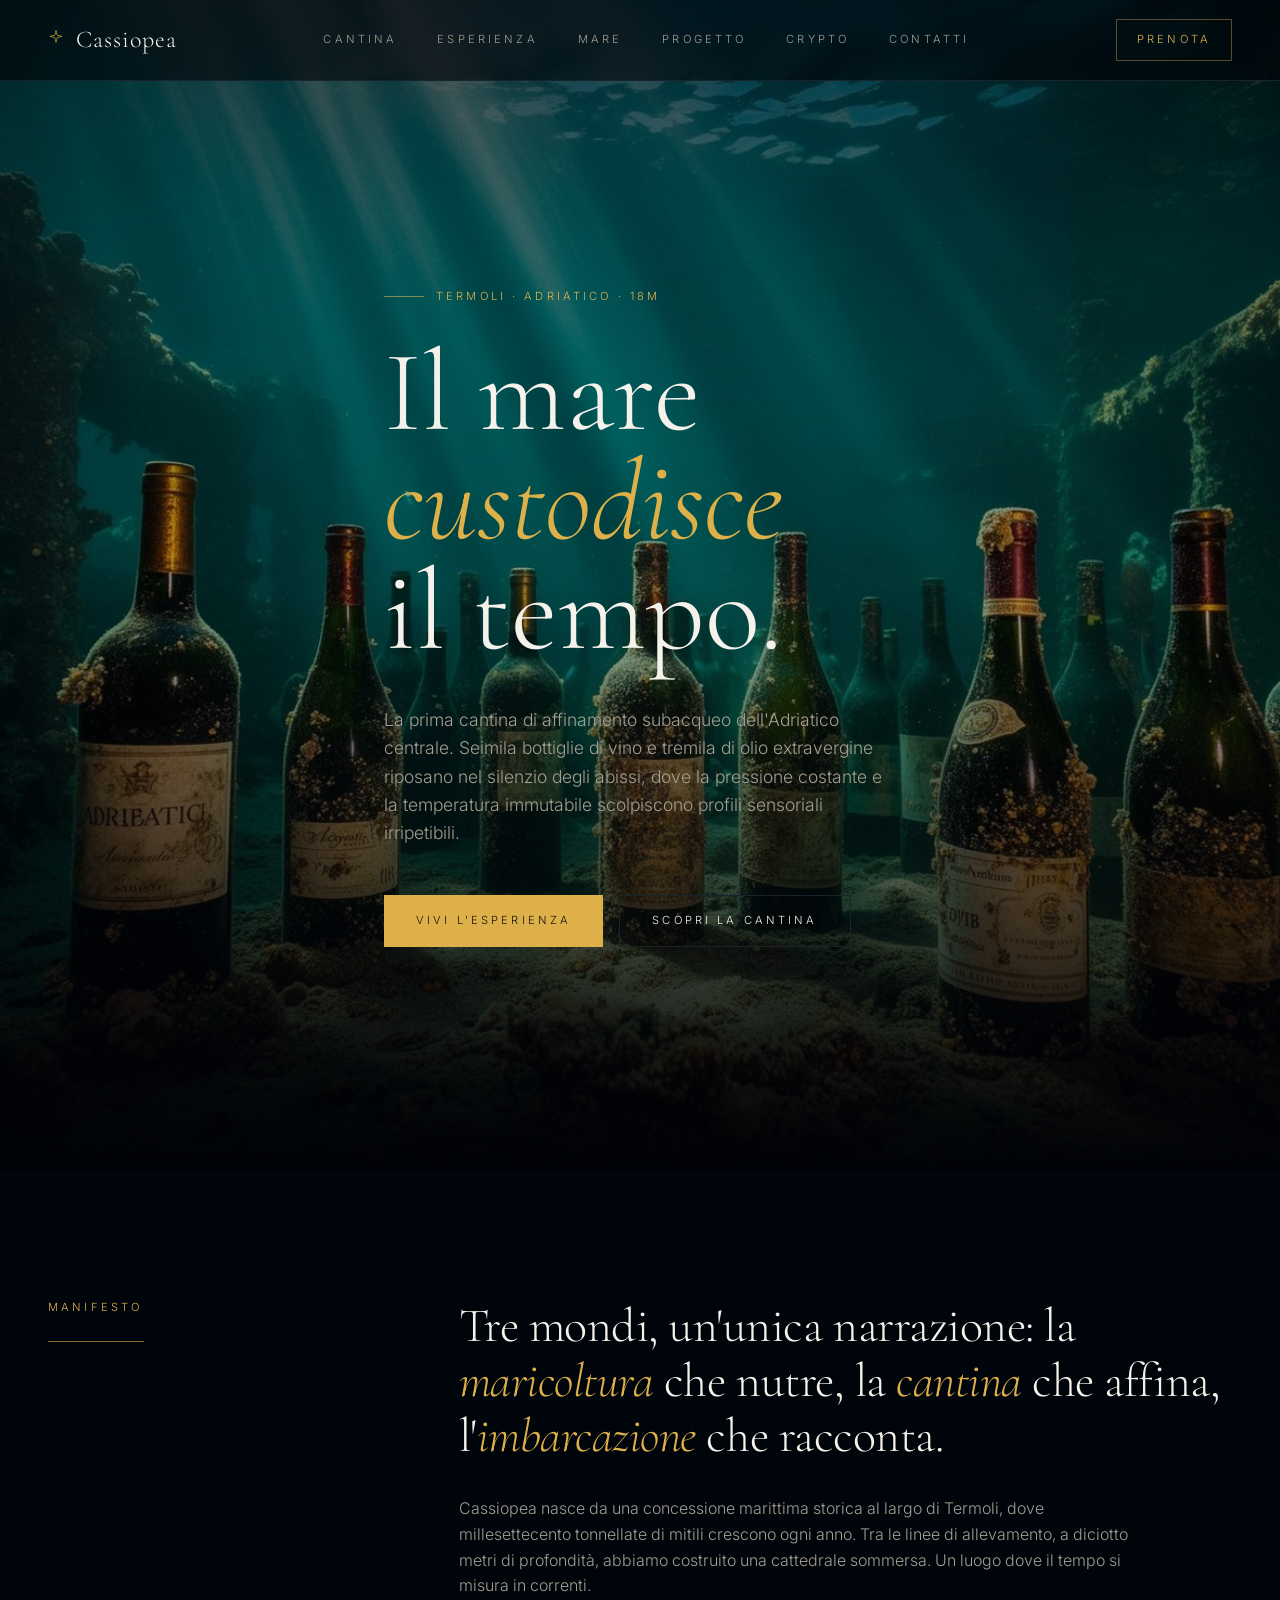
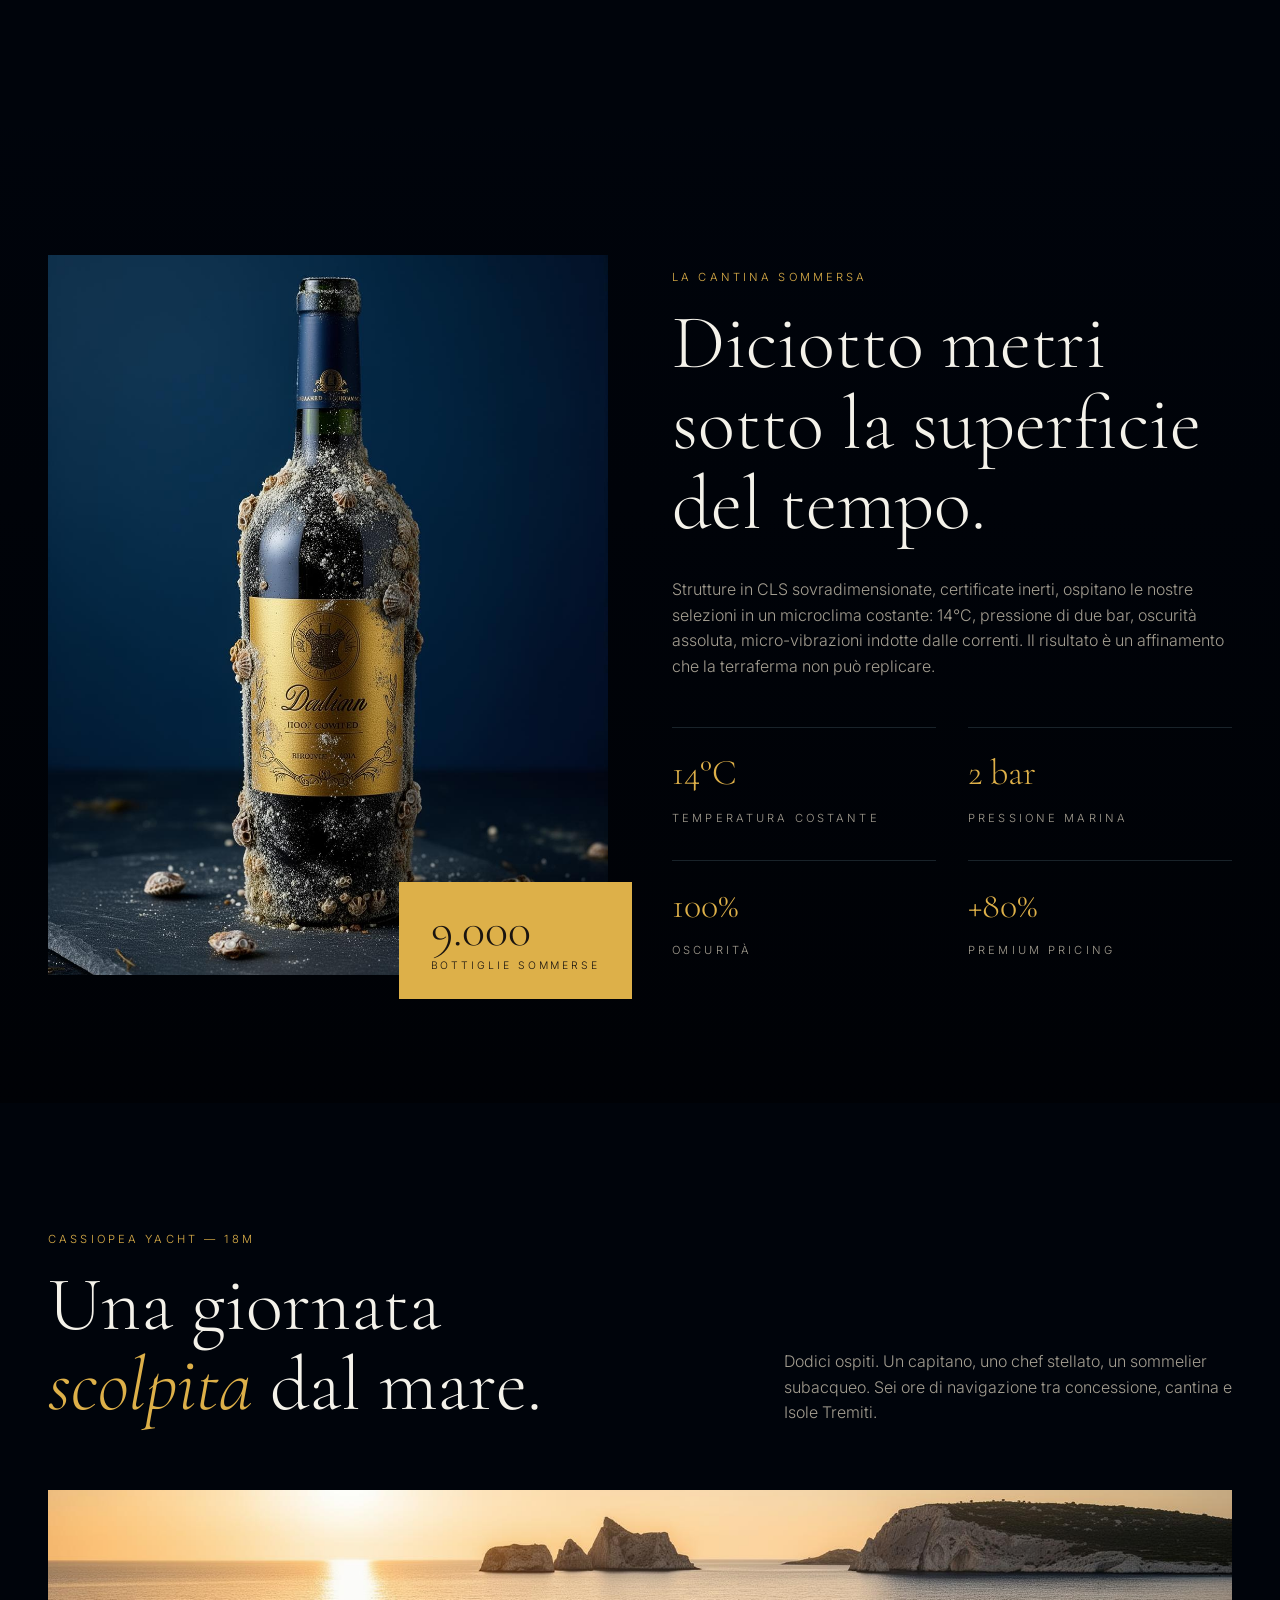
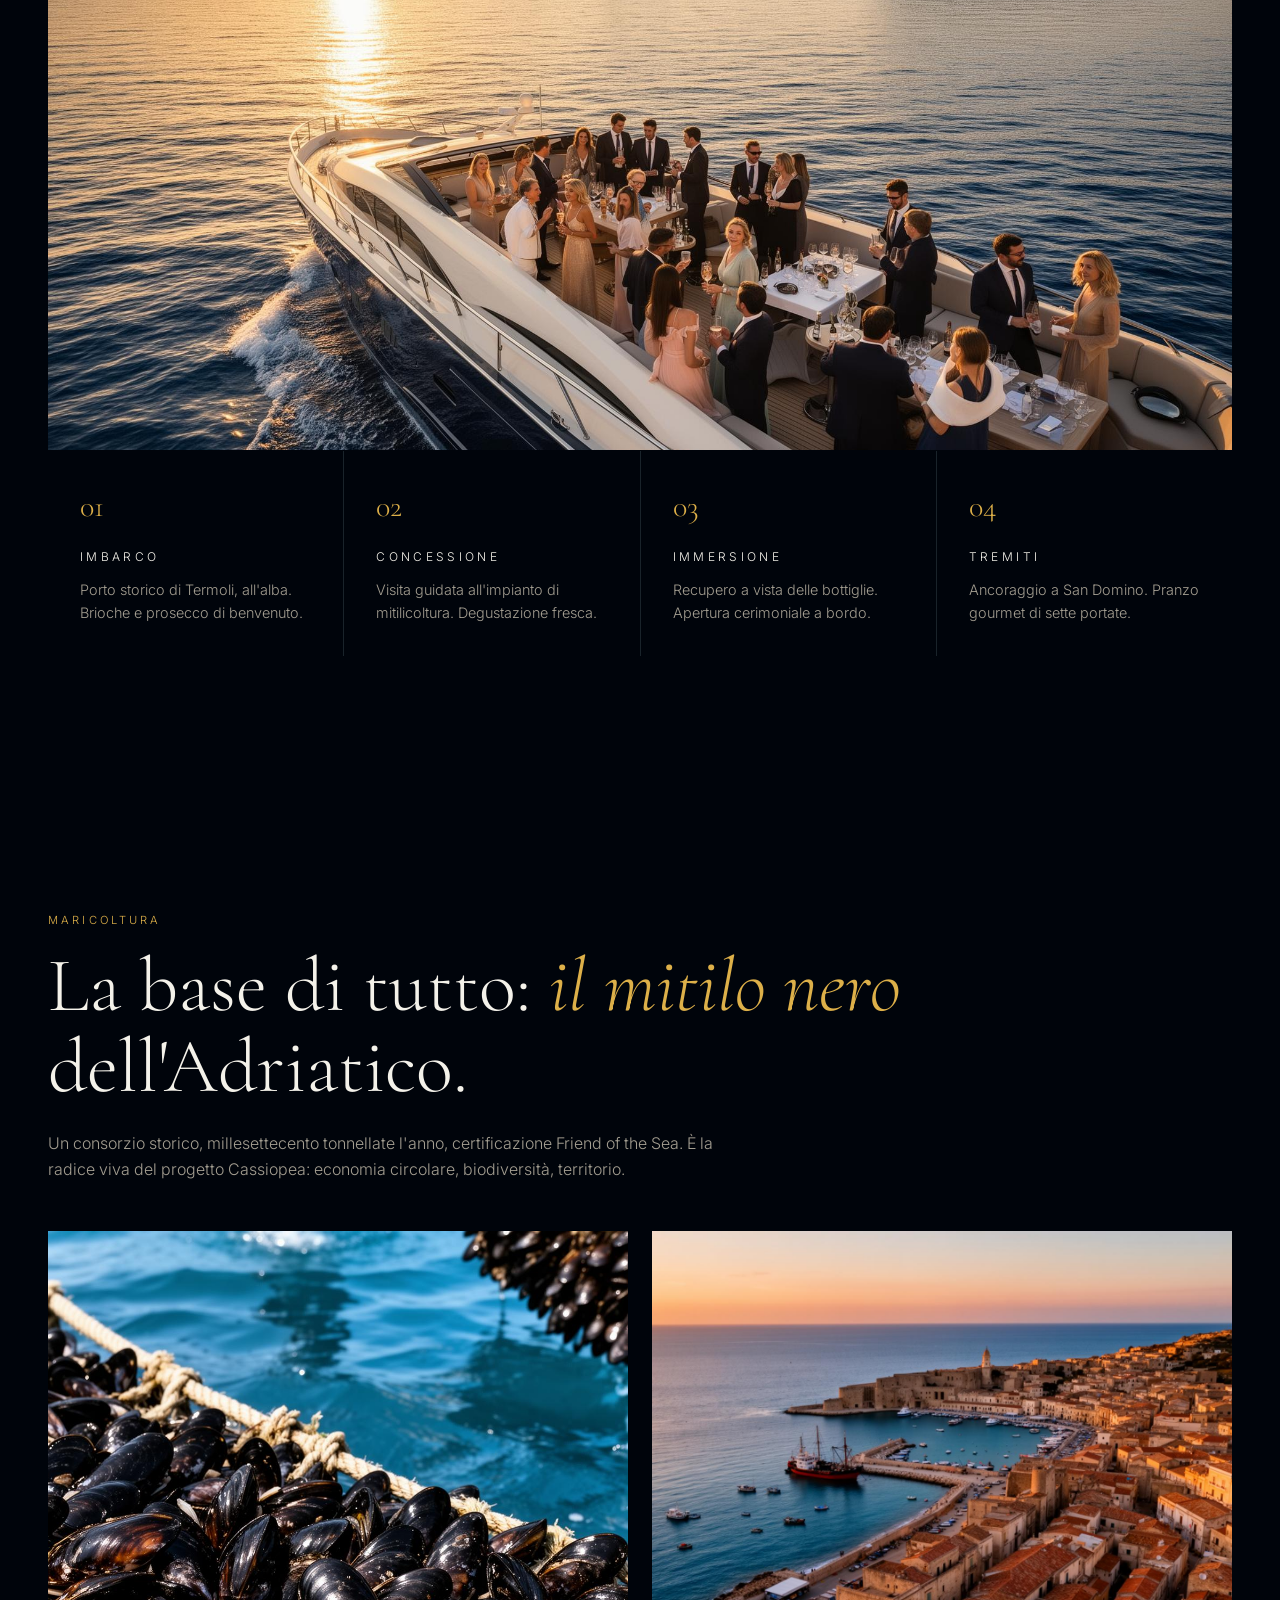
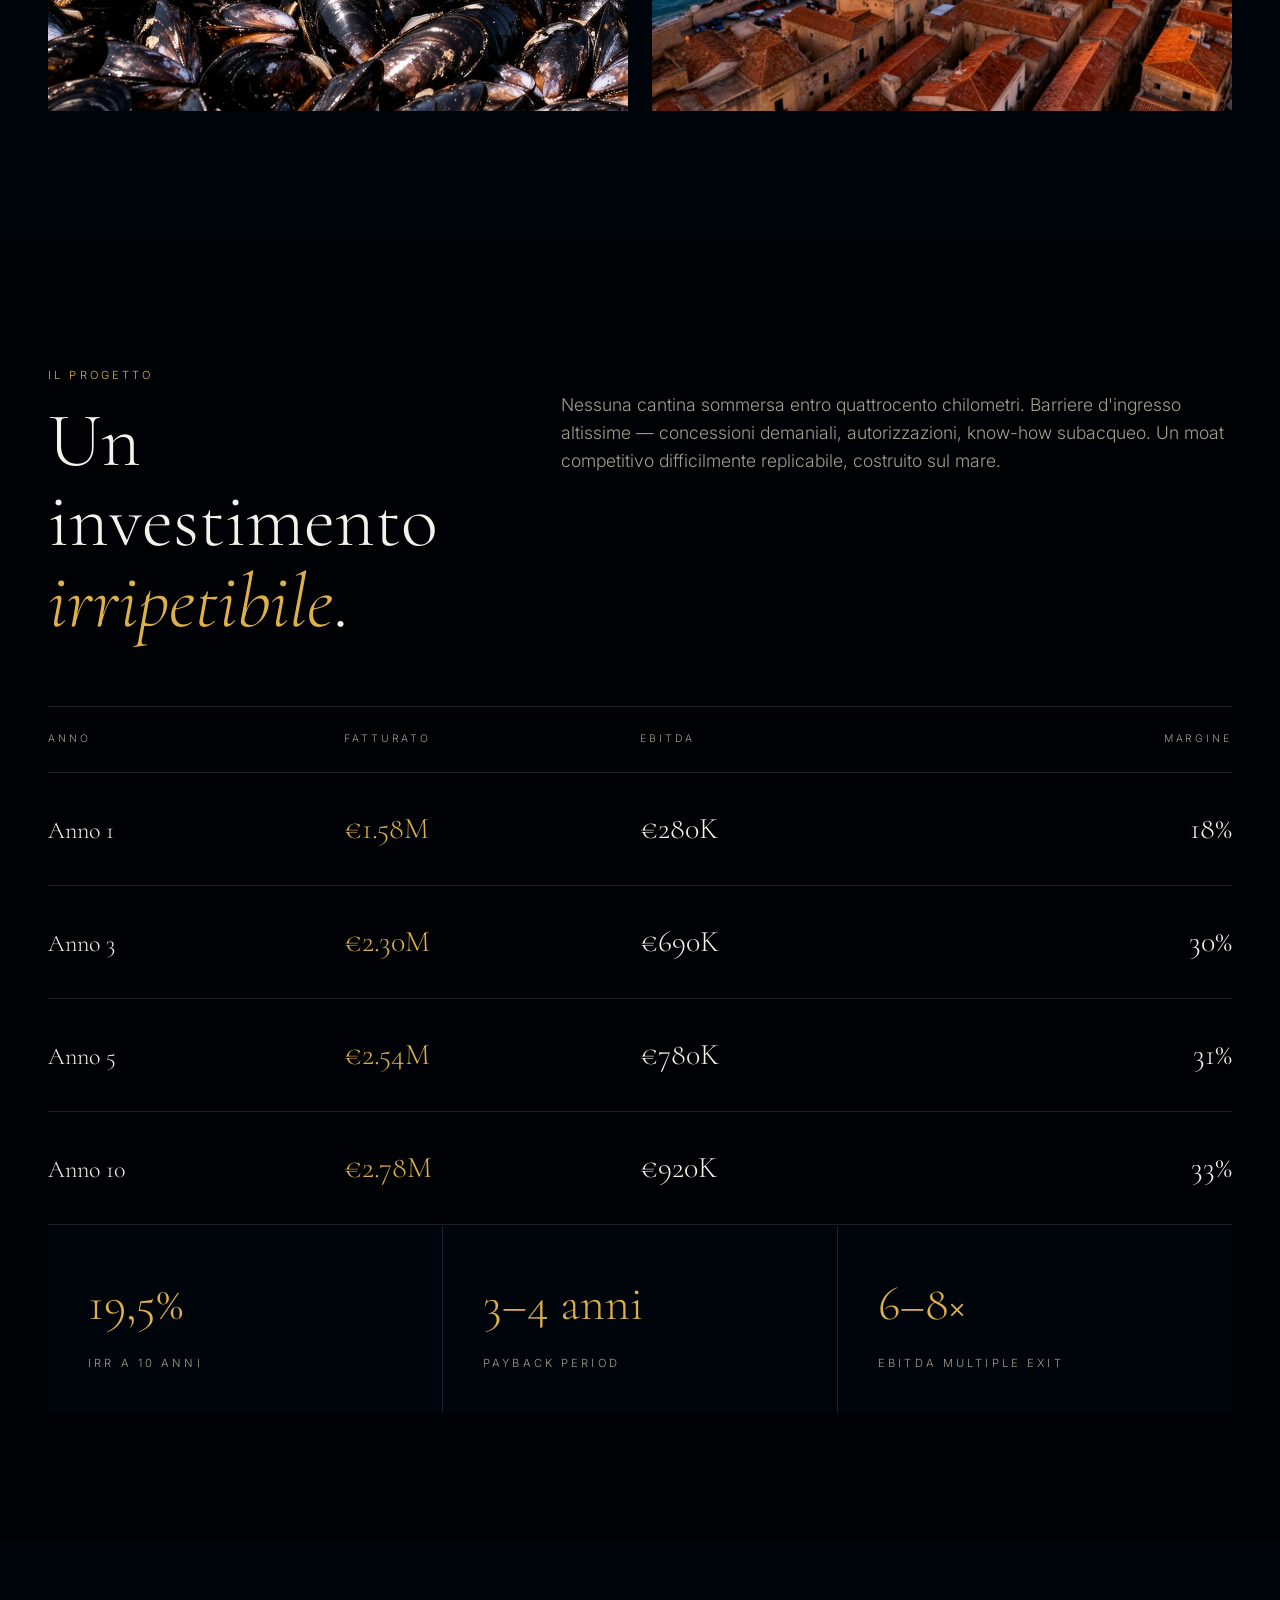
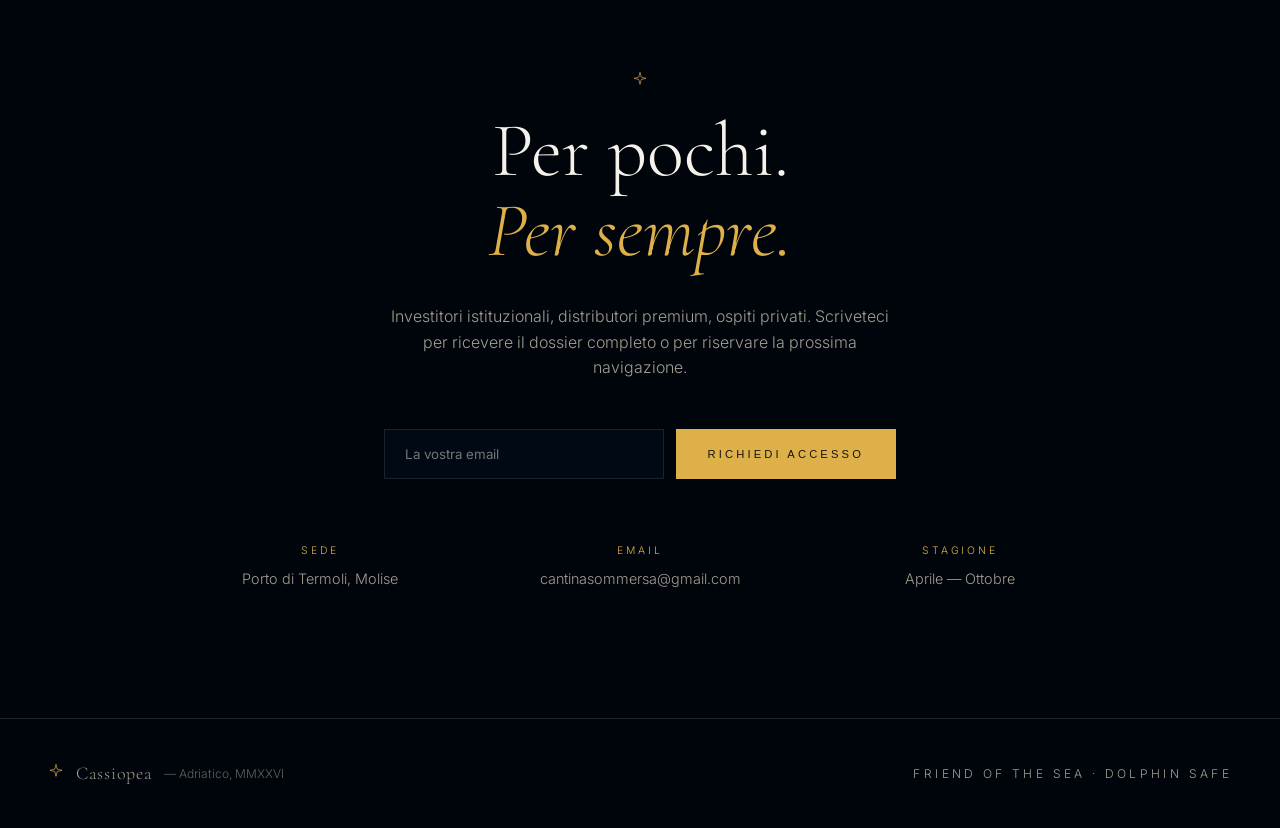
<file: index.html>
<!doctype html>
<html lang="it">
<head>
<meta charset="utf-8" />
<meta name="viewport" content="width=device-width,initial-scale=1" />
<title>Cassiopea — Cantina Sommersa dell'Adriatico</title>
<meta name="description" content="Cantina sommersa, maricoltura sostenibile e turismo esperienziale luxury a Termoli. Vini e oli affinati a 18 metri di profondità nell'Adriatico." />
<meta property="og:title" content="Cassiopea — Cantina Sommersa dell'Adriatico" />
<meta property="og:description" content="Cantina sommersa, maricoltura sostenibile e turismo esperienziale luxury a Termoli. Vini e oli affinati a 18 metri di profondità nell'Adriatico." />
<link rel="preconnect" href="https://fonts.googleapis.com">
<link rel="preconnect" href="https://fonts.gstatic.com" crossorigin>
<link href="https://fonts.googleapis.com/css2?family=Cormorant+Garamond:ital,wght@0,300;0,400;1,300;1,400&family=Inter:wght@300;400;500&display=swap" rel="stylesheet">
<link rel="stylesheet" href="styles.css" />
</head>
<body>
<nav class="nav">
  <div class="container nav-inner">
    <a href="index.html" class="brand"><span class="text-gold"><svg viewBox="0 0 24 24" width="16" height="16" fill="none" stroke="currentColor" stroke-width="1"><path d="M12 2l1.8 7.2L21 11l-7.2 1.8L12 20l-1.8-7.2L3 11l7.2-1.8z"/></svg></span><span class="brand-name">Cassiopea</span></a>
    <div class="nav-links">
      <a href="cantina.html">Cantina</a>
      <a href="esperienza.html">Esperienza</a>
      <a href="mare.html">Mare</a>
      <a href="progetto.html">Progetto</a>
      <a href="crypto.html">Crypto</a>
      <a href="contatti.html">Contatti</a>
    </div>
    <a href="contatti.html" class="cta">Prenota</a>
  </div>
</nav>
<section class="hero" id="top">
  <img src="assets/hero-underwater.jpg" alt="Bottiglie affinate sui fondali dell'Adriatico" />
  <div class="hero-overlay"></div>
  <div class="container hero-content fade-up">
    <div class="hero-meta"><span class="bar"></span>Termoli · Adriatico · 18m</div>
    <h1 class="display">Il mare<br><em>custodisce</em><br>il tempo.</h1>
    <p>La prima cantina di affinamento subacqueo dell'Adriatico centrale. Seimila bottiglie di vino e tremila di olio extravergine riposano nel silenzio degli abissi, dove la pressione costante e la temperatura immutabile scolpiscono profili sensoriali irripetibili.</p>
    <div class="hero-actions">
      <a href="esperienza.html" class="btn btn-gold">Vivi l'esperienza</a>
      <a href="cantina.html" class="btn btn-outline">Scopri la cantina</a>
    </div>
  </div>
</section>
<section>
  <div class="container">
    <div class="grid grid-12" style="align-items:start">
      <div class="col-4">
        <div class="eyebrow">Manifesto</div>
        <div class="hairline" style="width:6rem;margin-top:1.5rem"></div>
      </div>
      <div class="col-8">
        <p class="font-display" style="font-size:clamp(1.75rem,4vw,3rem);line-height:1.15">
          Tre mondi, un'unica narrazione: la <em>maricoltura</em> che nutre, la <em>cantina</em> che affina, l'<em>imbarcazione</em> che racconta.
        </p>
        <p style="margin-top:2rem;color:var(--muted);max-width:42rem">
          Cassiopea nasce da una concessione marittima storica al largo di Termoli, dove millesettecento tonnellate di mitili crescono ogni anno. Tra le linee di allevamento, a diciotto metri di profondità, abbiamo costruito una cattedrale sommersa. Un luogo dove il tempo si misura in correnti.
        </p>
      </div>
    </div>
  </div>
</section>
<section class="gradient-deep" id="cantina">
  <div class="container">
    <div class="grid grid-2" style="align-items:center;gap:4rem">
      <div class="relative">
        <img src="assets/bottle.jpg" alt="Bottiglia affinata in mare" class="img-tall" />
        <div class="badge-gold"><div class="k">9.000</div><div class="v">Bottiglie sommerse</div></div>
      </div>
      <div>
        <div class="eyebrow">La Cantina Sommersa</div>
        <h2 class="display">Diciotto metri sotto la superficie del tempo.</h2>
        <p style="margin-top:2rem;color:var(--muted)">
          Strutture in CLS sovradimensionate, certificate inerti, ospitano le nostre selezioni in un microclima costante: 14°C, pressione di due bar, oscurità assoluta, micro-vibrazioni indotte dalle correnti. Il risultato è un affinamento che la terraferma non può replicare.
        </p>
        <div class="stat-grid">
          <div class="stat"><div class="k">14°C</div><div class="v">Temperatura costante</div></div><div class="stat"><div class="k">2 bar</div><div class="v">Pressione marina</div></div><div class="stat"><div class="k">100%</div><div class="v">Oscurità</div></div><div class="stat"><div class="k">+80%</div><div class="v">Premium pricing</div></div>
        </div>
      </div>
    </div>
  </div>
</section>
<section id="esperienza">
  <div class="container">
    <div style="display:flex;flex-wrap:wrap;align-items:flex-end;justify-content:space-between;gap:1.5rem;margin-bottom:4rem">
      <div>
        <div class="eyebrow">Cassiopea Yacht — 18m</div>
        <h2 class="display" style="max-width:36rem">Una giornata <em>scolpita</em> dal mare.</h2>
      </div>
      <p style="max-width:28rem;color:var(--muted)">Dodici ospiti. Un capitano, uno chef stellato, un sommelier subacqueo. Sei ore di navigazione tra concessione, cantina e Isole Tremiti.</p>
    </div>
    <div class="relative">
      <img src="assets/yacht.jpg" alt="Yacht Cassiopea al tramonto" class="img-wide" />
    </div>
    <div class="steps">
      <div class="step"><div class="n">01</div><div class="t">Imbarco</div><p>Porto storico di Termoli, all'alba. Brioche e prosecco di benvenuto.</p></div><div class="step"><div class="n">02</div><div class="t">Concessione</div><p>Visita guidata all'impianto di mitilicoltura. Degustazione fresca.</p></div><div class="step"><div class="n">03</div><div class="t">Immersione</div><p>Recupero a vista delle bottiglie. Apertura cerimoniale a bordo.</p></div><div class="step"><div class="n">04</div><div class="t">Tremiti</div><p>Ancoraggio a San Domino. Pranzo gourmet di sette portate.</p></div>
    </div>
  </div>
</section>
<section id="mare">
  <div class="container">
    <div class="grid" style="grid-template-columns:1fr;gap:3rem">
      <div style="display:grid;grid-template-columns:1fr;gap:3rem">
        <div>
          <div class="eyebrow">Maricoltura</div>
          <h2 class="display">La base di tutto: <em>il mitilo nero</em> dell'Adriatico.</h2>
          <p style="margin-top:1.5rem;color:var(--muted);max-width:42rem">
            Un consorzio storico, millesettecento tonnellate l'anno, certificazione Friend of the Sea. È la radice viva del progetto Cassiopea: economia circolare, biodiversità, territorio.
          </p>
        </div>
        <div style="display:grid;grid-template-columns:1fr 1fr;gap:1.5rem">
          <img src="assets/mussels.jpg" alt="Mitili dell'Adriatico" class="img-half" />
          <img src="assets/termoli.jpg" alt="Termoli al tramonto" class="img-half" />
        </div>
      </div>
    </div>
  </div>
</section>
<section class="bg-deep" id="progetto">
  <div class="container">
    <div class="grid grid-12" style="margin-bottom:4rem">
      <div class="col-5">
        <div class="eyebrow">Il Progetto</div>
        <h2 class="display">Un investimento <em>irripetibile</em>.</h2>
      </div>
      <p class="col-7" style="color:var(--muted);font-size:1.1rem;padding-top:1.5rem">
        Nessuna cantina sommersa entro quattrocento chilometri. Barriere d'ingresso altissime — concessioni demaniali, autorizzazioni, know-how subacqueo. Un moat competitivo difficilmente replicabile, costruito sul mare.
      </p>
    </div>
    <div class="border-t">
      <div class="table-row head"><div>Anno</div><div>Fatturato</div><div>EBITDA</div><div style="text-align:right">Margine</div></div>
      <div class="table-row"><div class="y">Anno 1</div><div class="v gold">€1.58M</div><div class="v">€280K</div><div class="v right">18%</div></div><div class="table-row"><div class="y">Anno 3</div><div class="v gold">€2.30M</div><div class="v">€690K</div><div class="v right">30%</div></div><div class="table-row"><div class="y">Anno 5</div><div class="v gold">€2.54M</div><div class="v">€780K</div><div class="v right">31%</div></div><div class="table-row"><div class="y">Anno 10</div><div class="v gold">€2.78M</div><div class="v">€920K</div><div class="v right">33%</div></div>
    </div>
    <div class="kpi-grid">
      <div class="kpi"><div class="k">19,5%</div><div class="v">IRR a 10 anni</div></div><div class="kpi"><div class="k">3–4 anni</div><div class="v">Payback period</div></div><div class="kpi"><div class="k">6–8×</div><div class="v">EBITDA multiple exit</div></div>
    </div>
  </div>
</section>
<section id="contatti">
  <div class="container" style="max-width:64rem;text-align:center">
    <div class="center-icon"><svg viewBox="0 0 24 24" width="16" height="16" fill="none" stroke="currentColor" stroke-width="1"><path d="M12 2l1.8 7.2L21 11l-7.2 1.8L12 20l-1.8-7.2L3 11l7.2-1.8z"/></svg></div>
    <h2 class="display">Per pochi.<br><em>Per sempre.</em></h2>
    <p style="margin-top:2rem;color:var(--muted);max-width:32rem;margin-left:auto;margin-right:auto">
      Investitori istituzionali, distributori premium, ospiti privati. Scriveteci per ricevere il dossier completo o per riservare la prossima navigazione.
    </p>
    <form class="contact-form" onsubmit="event.preventDefault();alert('Grazie. Vi ricontatteremo a breve.')">
      <input type="email" required placeholder="La vostra email" />
      <button type="submit" class="btn btn-gold">Richiedi accesso</button>
    </form>
    <div class="contact-info">
      <div><div class="label">Sede</div>Porto di Termoli, Molise</div>
      <div><div class="label">Email</div>cantinasommersa@gmail.com</div>
      <div><div class="label">Stagione</div>Aprile — Ottobre</div>
    </div>
  </div>
</section>
<footer>
  <div class="container footer-inner">
    <div class="brand">
      <span class="text-gold"><svg viewBox="0 0 24 24" width="16" height="16" fill="none" stroke="currentColor" stroke-width="1"><path d="M12 2l1.8 7.2L21 11l-7.2 1.8L12 20l-1.8-7.2L3 11l7.2-1.8z"/></svg></span>
      <span class="brand-name" style="font-size:1.125rem">Cassiopea</span>
      <span style="opacity:.6">— Adriatico, MMXXVI</span>
    </div>
    <div class="tracking-luxury uppercase">Friend of the Sea · Dolphin Safe</div>
  </div>
</footer>
</body></html>
</file>
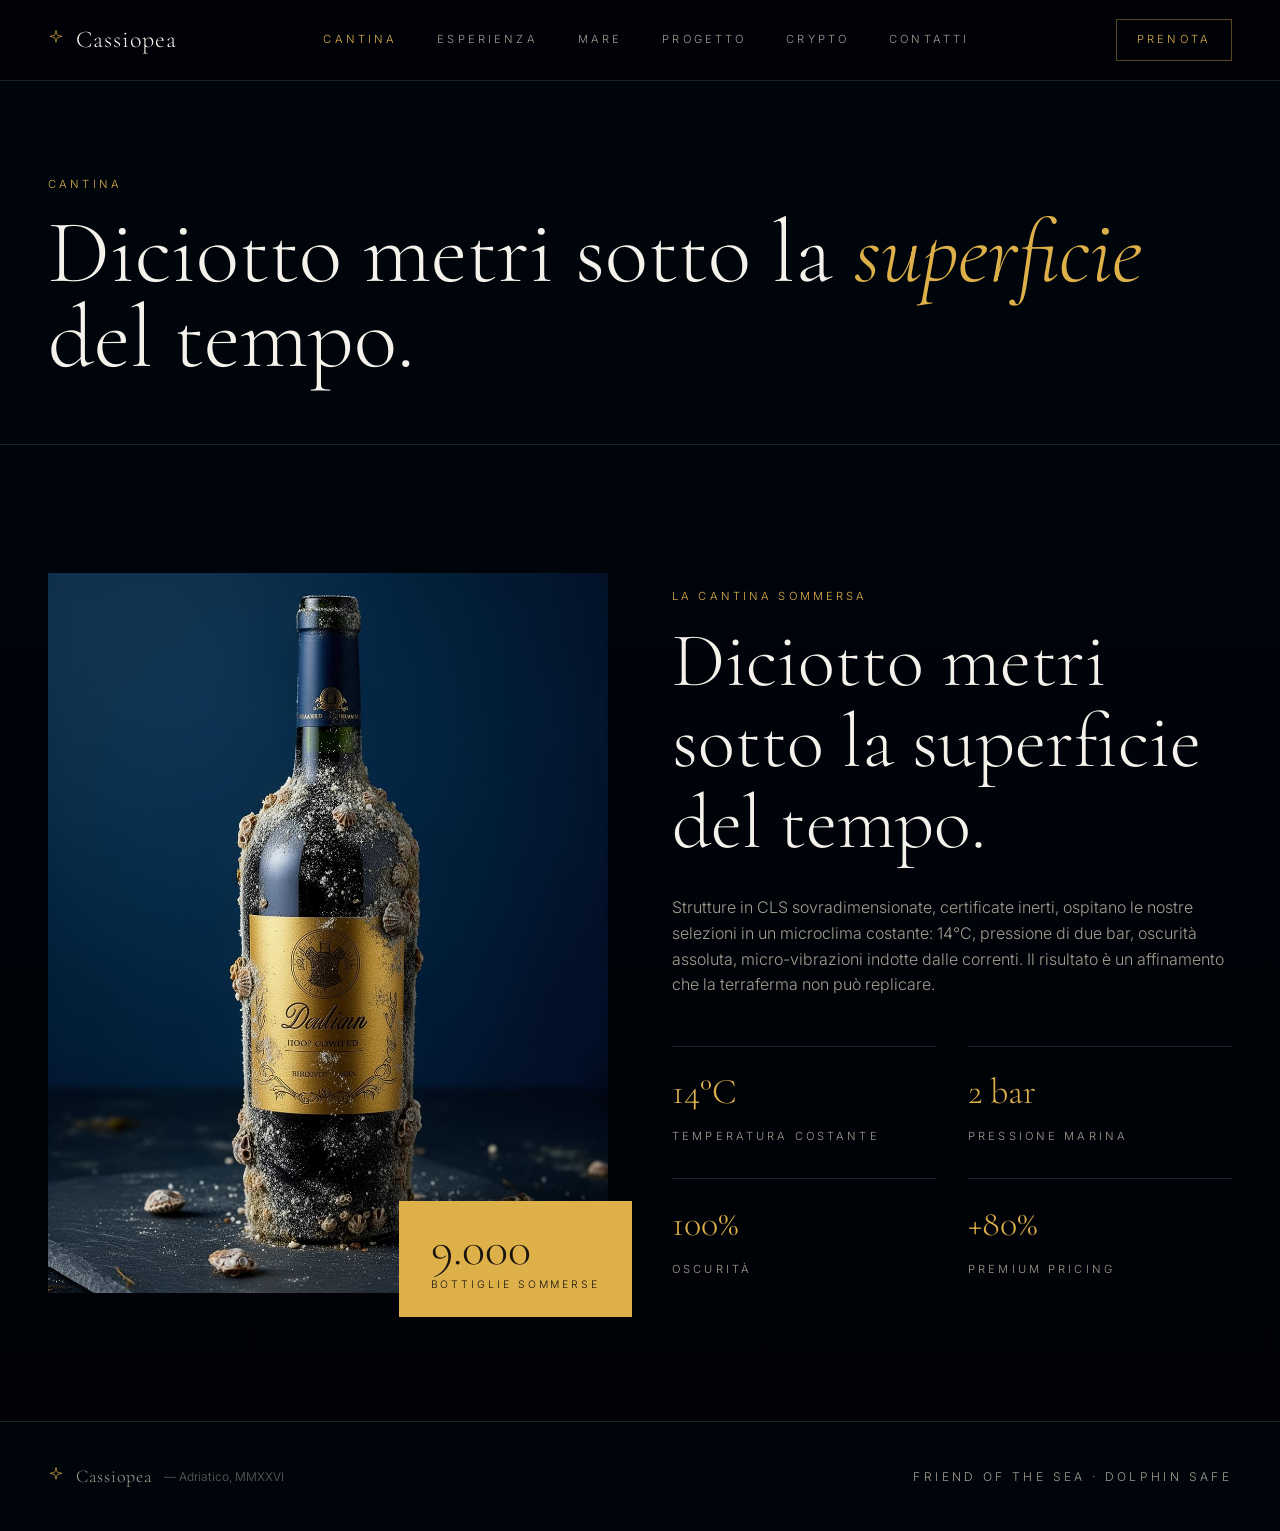
<file: cantina.html>
<!doctype html>
<html lang="it">
<head>
<meta charset="utf-8" />
<meta name="viewport" content="width=device-width,initial-scale=1" />
<title>Cantina Sommersa — Cassiopea</title>
<meta name="description" content="La prima cantina di affinamento subacqueo dell'Adriatico centrale, a 18 metri di profondità." />
<meta property="og:title" content="Cantina Sommersa — Cassiopea" />
<meta property="og:description" content="La prima cantina di affinamento subacqueo dell'Adriatico centrale, a 18 metri di profondità." />
<link rel="preconnect" href="https://fonts.googleapis.com">
<link rel="preconnect" href="https://fonts.gstatic.com" crossorigin>
<link href="https://fonts.googleapis.com/css2?family=Cormorant+Garamond:ital,wght@0,300;0,400;1,300;1,400&family=Inter:wght@300;400;500&display=swap" rel="stylesheet">
<link rel="stylesheet" href="styles.css" />
</head>
<body>
<nav class="nav">
  <div class="container nav-inner">
    <a href="index.html" class="brand"><span class="text-gold"><svg viewBox="0 0 24 24" width="16" height="16" fill="none" stroke="currentColor" stroke-width="1"><path d="M12 2l1.8 7.2L21 11l-7.2 1.8L12 20l-1.8-7.2L3 11l7.2-1.8z"/></svg></span><span class="brand-name">Cassiopea</span></a>
    <div class="nav-links">
      <a href="cantina.html" style="color:var(--gold)">Cantina</a>
      <a href="esperienza.html">Esperienza</a>
      <a href="mare.html">Mare</a>
      <a href="progetto.html">Progetto</a>
      <a href="crypto.html">Crypto</a>
      <a href="contatti.html">Contatti</a>
    </div>
    <a href="contatti.html" class="cta">Prenota</a>
  </div>
</nav>
<section class="page-header">
  <div class="container">
    <div class="eyebrow">Cantina</div>
    <h1 class="display" style="font-size:clamp(2.75rem,7vw,6rem)">Diciotto metri sotto la <em>superficie</em> del tempo.</h1>
  </div>
</section>
<section class="gradient-deep" id="cantina">
  <div class="container">
    <div class="grid grid-2" style="align-items:center;gap:4rem">
      <div class="relative">
        <img src="assets/bottle.jpg" alt="Bottiglia affinata in mare" class="img-tall" />
        <div class="badge-gold"><div class="k">9.000</div><div class="v">Bottiglie sommerse</div></div>
      </div>
      <div>
        <div class="eyebrow">La Cantina Sommersa</div>
        <h2 class="display">Diciotto metri sotto la superficie del tempo.</h2>
        <p style="margin-top:2rem;color:var(--muted)">
          Strutture in CLS sovradimensionate, certificate inerti, ospitano le nostre selezioni in un microclima costante: 14°C, pressione di due bar, oscurità assoluta, micro-vibrazioni indotte dalle correnti. Il risultato è un affinamento che la terraferma non può replicare.
        </p>
        <div class="stat-grid">
          <div class="stat"><div class="k">14°C</div><div class="v">Temperatura costante</div></div><div class="stat"><div class="k">2 bar</div><div class="v">Pressione marina</div></div><div class="stat"><div class="k">100%</div><div class="v">Oscurità</div></div><div class="stat"><div class="k">+80%</div><div class="v">Premium pricing</div></div>
        </div>
      </div>
    </div>
  </div>
</section>
<footer>
  <div class="container footer-inner">
    <div class="brand">
      <span class="text-gold"><svg viewBox="0 0 24 24" width="16" height="16" fill="none" stroke="currentColor" stroke-width="1"><path d="M12 2l1.8 7.2L21 11l-7.2 1.8L12 20l-1.8-7.2L3 11l7.2-1.8z"/></svg></span>
      <span class="brand-name" style="font-size:1.125rem">Cassiopea</span>
      <span style="opacity:.6">— Adriatico, MMXXVI</span>
    </div>
    <div class="tracking-luxury uppercase">Friend of the Sea · Dolphin Safe</div>
  </div>
</footer>
</body></html>
</file>
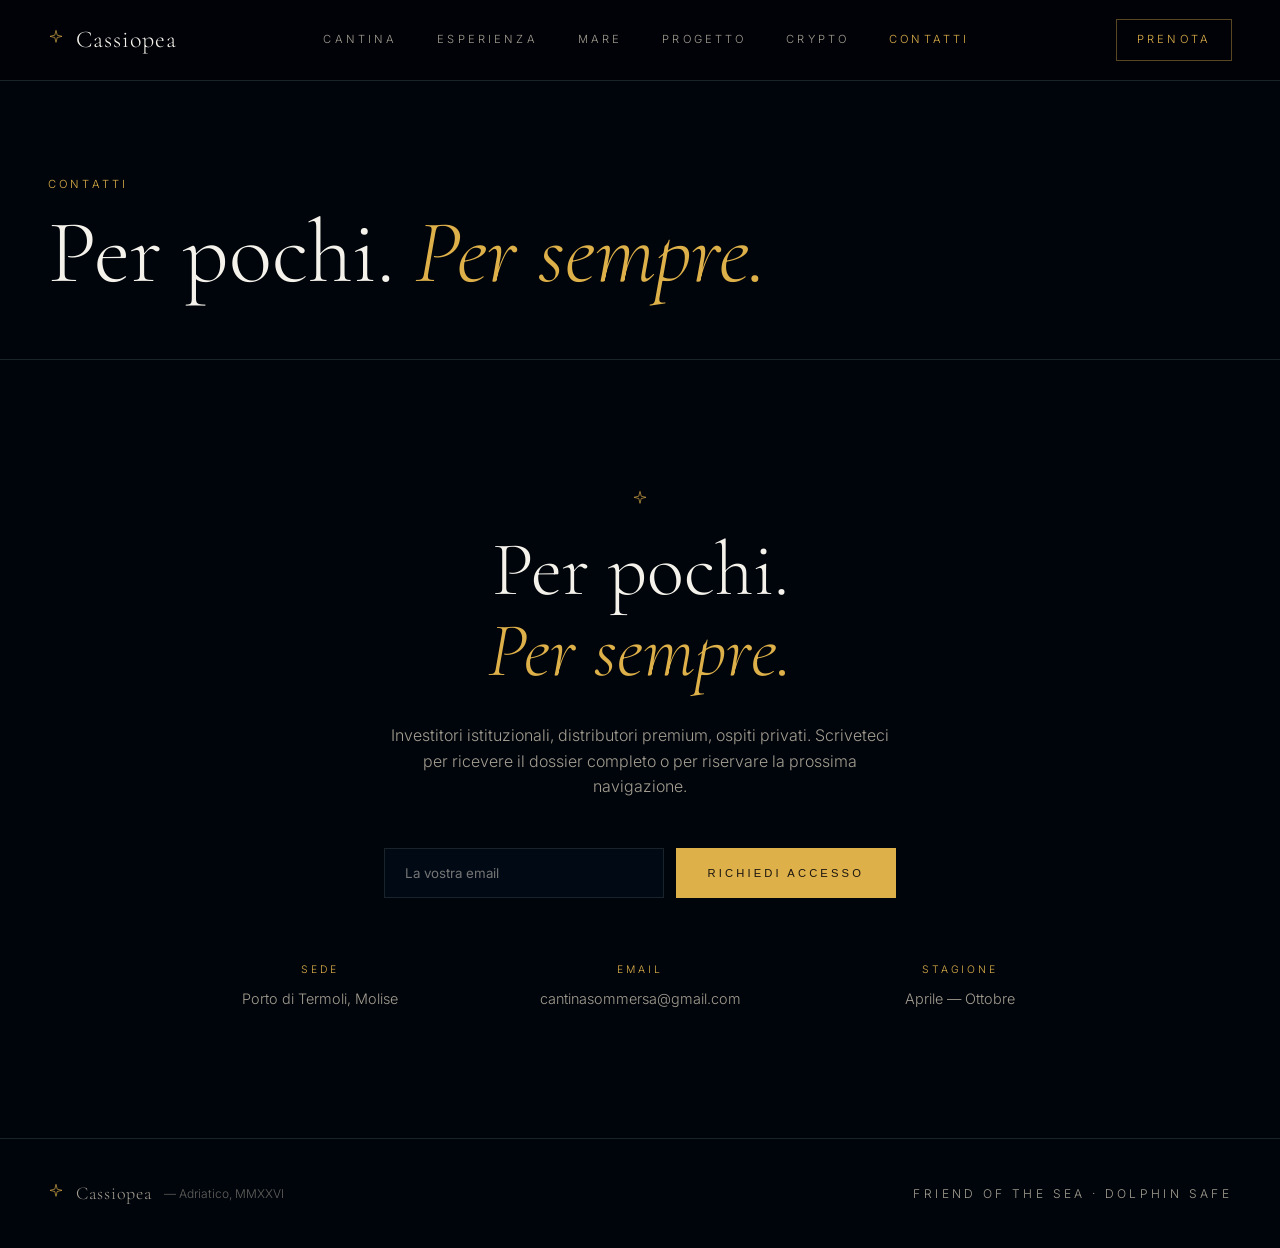
<file: contatti.html>
<!doctype html>
<html lang="it">
<head>
<meta charset="utf-8" />
<meta name="viewport" content="width=device-width,initial-scale=1" />
<title>Contatti — Cassiopea</title>
<meta name="description" content="Investitori, distributori premium, ospiti privati. Scriveteci per il dossier completo." />
<meta property="og:title" content="Contatti — Cassiopea" />
<meta property="og:description" content="Investitori, distributori premium, ospiti privati. Scriveteci per il dossier completo." />
<link rel="preconnect" href="https://fonts.googleapis.com">
<link rel="preconnect" href="https://fonts.gstatic.com" crossorigin>
<link href="https://fonts.googleapis.com/css2?family=Cormorant+Garamond:ital,wght@0,300;0,400;1,300;1,400&family=Inter:wght@300;400;500&display=swap" rel="stylesheet">
<link rel="stylesheet" href="styles.css" />
</head>
<body>
<nav class="nav">
  <div class="container nav-inner">
    <a href="index.html" class="brand"><span class="text-gold"><svg viewBox="0 0 24 24" width="16" height="16" fill="none" stroke="currentColor" stroke-width="1"><path d="M12 2l1.8 7.2L21 11l-7.2 1.8L12 20l-1.8-7.2L3 11l7.2-1.8z"/></svg></span><span class="brand-name">Cassiopea</span></a>
    <div class="nav-links">
      <a href="cantina.html">Cantina</a>
      <a href="esperienza.html">Esperienza</a>
      <a href="mare.html">Mare</a>
      <a href="progetto.html">Progetto</a>
      <a href="crypto.html">Crypto</a>
      <a href="contatti.html" style="color:var(--gold)">Contatti</a>
    </div>
    <a href="contatti.html" class="cta">Prenota</a>
  </div>
</nav>
<section class="page-header">
  <div class="container">
    <div class="eyebrow">Contatti</div>
    <h1 class="display" style="font-size:clamp(2.75rem,7vw,6rem)">Per pochi. <em>Per sempre.</em></h1>
  </div>
</section>
<section id="contatti">
  <div class="container" style="max-width:64rem;text-align:center">
    <div class="center-icon"><svg viewBox="0 0 24 24" width="16" height="16" fill="none" stroke="currentColor" stroke-width="1"><path d="M12 2l1.8 7.2L21 11l-7.2 1.8L12 20l-1.8-7.2L3 11l7.2-1.8z"/></svg></div>
    <h2 class="display">Per pochi.<br><em>Per sempre.</em></h2>
    <p style="margin-top:2rem;color:var(--muted);max-width:32rem;margin-left:auto;margin-right:auto">
      Investitori istituzionali, distributori premium, ospiti privati. Scriveteci per ricevere il dossier completo o per riservare la prossima navigazione.
    </p>
    <form class="contact-form" onsubmit="event.preventDefault();alert('Grazie. Vi ricontatteremo a breve.')">
      <input type="email" required placeholder="La vostra email" />
      <button type="submit" class="btn btn-gold">Richiedi accesso</button>
    </form>
    <div class="contact-info">
      <div><div class="label">Sede</div>Porto di Termoli, Molise</div>
      <div><div class="label">Email</div>cantinasommersa@gmail.com</div>
      <div><div class="label">Stagione</div>Aprile — Ottobre</div>
    </div>
  </div>
</section>
<footer>
  <div class="container footer-inner">
    <div class="brand">
      <span class="text-gold"><svg viewBox="0 0 24 24" width="16" height="16" fill="none" stroke="currentColor" stroke-width="1"><path d="M12 2l1.8 7.2L21 11l-7.2 1.8L12 20l-1.8-7.2L3 11l7.2-1.8z"/></svg></span>
      <span class="brand-name" style="font-size:1.125rem">Cassiopea</span>
      <span style="opacity:.6">— Adriatico, MMXXVI</span>
    </div>
    <div class="tracking-luxury uppercase">Friend of the Sea · Dolphin Safe</div>
  </div>
</footer>
</body></html>
</file>
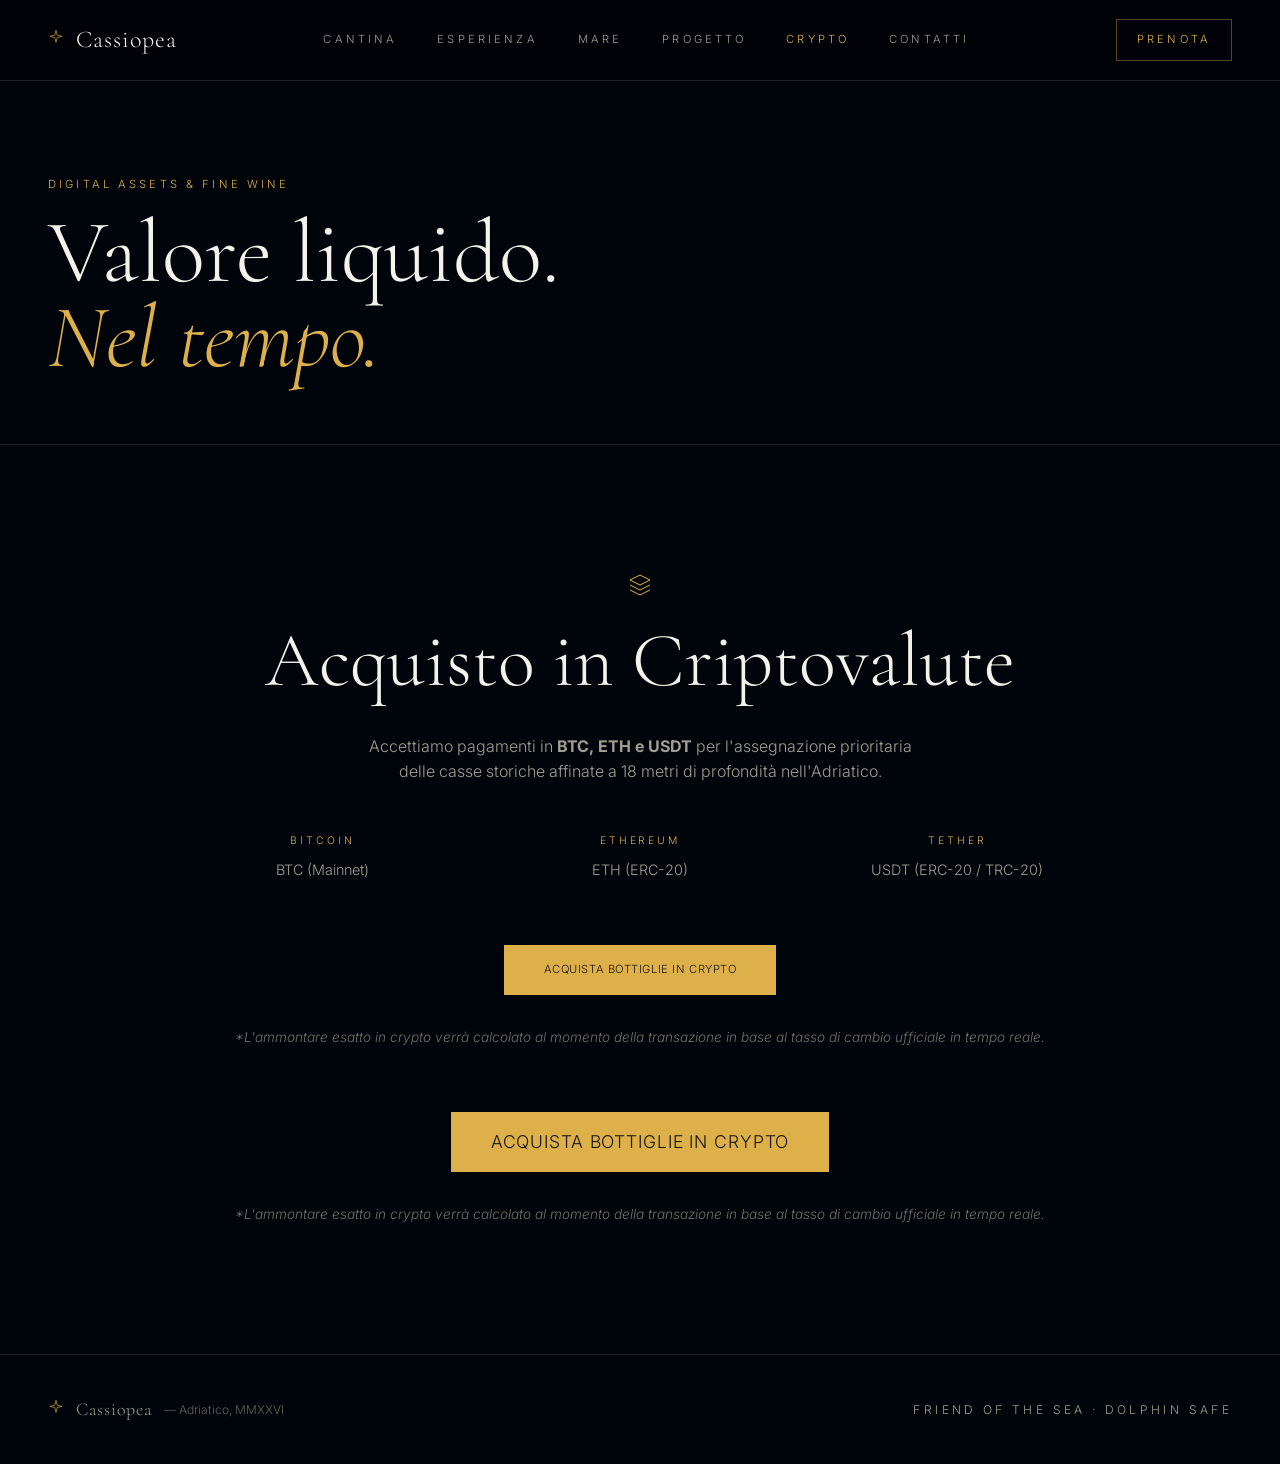
<file: crypto.html>
<!doctype html>
<html lang="it">
<head>
<meta charset="utf-8" />
<meta name="viewport" content="width=device-width,initial-scale=1" />
<title>Crypto & Wine Allocation — Cassiopea</title>
<meta name="description" content="Acquista le edizioni limitate e le quote di affinamento sommerso di Cassiopea tramite criptovalute principali." />
<meta property="og:title" content="Crypto & Wine Allocation — Cassiopea" />
<meta property="og:description" content="Acquista le edizioni limitate e le quote di affinamento sommerso di Cassiopea tramite criptovalute principali." />
<link rel="preconnect" href="https://fonts.googleapis.com">
<link rel="preconnect" href="https://fonts.gstatic.com" crossorigin>
<link href="https://fonts.googleapis.com/css2?family=Cormorant+Garamond:ital,wght@0,300;0,400;1,300;1,400&family=Inter:wght@300;400;500&display=swap" rel="stylesheet">
<link rel="stylesheet" href="styles.css" />
</head>
<body>
<nav class="nav">
  <div class="container nav-inner">
    <a href="index.html" class="brand"><span class="text-gold"><svg viewBox="0 0 24 24" width="16" height="16" fill="none" stroke="currentColor" stroke-width="1"><path d="M12 2l1.8 7.2L21 11l-7.2 1.8L12 20l-1.8-7.2L3 11l7.2-1.8z"/></svg></span><span class="brand-name">Cassiopea</span></a>
    <div class="nav-links">
      <a href="cantina.html">Cantina</a>
      <a href="esperienza.html">Esperienza</a>
      <a href="mare.html">Mare</a>
      <a href="progetto.html">Progetto</a>
      <a href="crypto.html" style="color:var(--gold)">Crypto</a>
      <a href="contatti.html">Contatti</a>
    </div>
    <a href="mailto:cantinasommersa@gmail.com?subject=Richiesta%20Prenotazione%20-%20Cassiopea" class="cta">Prenota</a>
  </div>
</nav>

<section class="page-header">
  <div class="container">
    <div class="eyebrow">Digital Assets & Fine Wine</div>
    <h1 class="display" style="font-size:clamp(2.75rem,7vw,6rem)">Valore liquido. <br><em>Nel tempo.</em></h1>
  </div>
</section>

<section id="crypto-purchase">
  <div class="container" style="max-width:64rem;text-align:center">
    <div class="center-icon">
      <svg viewBox="0 0 24 24" width="24" height="24" fill="none" stroke="currentColor" stroke-width="1"><path d="M12 2L2 7l10 5 10-5-10-5zM2 17l10 5 10-5M2 12l10 5 10-5"/></svg>
    </div>
    <h2 class="display">Acquisto in Criptovalute</h2>
    <p style="margin-top:2rem;color:var(--muted);max-width:36rem;margin-left:auto;margin-right:auto">
      Accettiamo pagamenti in <strong>BTC, ETH e USDT</strong> per l'assegnazione prioritaria delle casse storiche affinate a 18 metri di profondità nell'Adriatico. 
    </p>

    <div class="contact-info" style="margin-top:3rem; margin-bottom:3rem; display:grid; grid-template-columns: repeat(auto-fit, minmax(150px, 1fr)); gap:1.5rem;">
      <div><div class="label">Bitcoin</div>BTC (Mainnet)</div>
      <div><div class="label">Ethereum</div>ETH (ERC-20)</div>
      <div><div class="label">Tether</div>USDT (ERC-20 / TRC-20)</div>
    </div>

	<!-- Link di acquisto diretto Stripe stile Cassiopea (senza sfondi bianchi) -->
    <div style="margin-top:4rem; text-align:center;">
      <a href="https://buy.stripe.com/buy_btn_1Tc8usKynFKqbh3mbe34BMvS" 
         target="_blank" 
         class="btn btn-gold" 
         style="display:inline-block; padding:1rem 2.5rem; text-decoration:none; font-	size:1.1rem; letter-spacing:0.05em;">
        Acquista Bottiglie in Crypto
      </a>
    </div>

    <p style="margin-top:2rem; color:var(--muted); font-size:0.85rem; font-style:italic; opacity:0.7;">
      *L'ammontare esatto in crypto verrà calcolato al momento della transazione in base al tasso di cambio ufficiale in tempo reale.
    </p>

    <div style="margin-top:4rem;">
      <a href="mailto:cantinasommersa@gmail.com?subject=Richiesta%20Acquisto%20Crypto%20-%20Cassiopea&body=Desidero%20ricevere%20le%20istruzioni%20di%20pagamento%20e%20i%20wallet%20address%20per%20l'acquisto%20delle%20bottiglie%20Cassiopea.%0A%0AProdotto%20di%20interesse%3A%20%5BVino%20%2F%20Olio%5D%0AQuantità%20casse%3A%20%5BNumero%5D%0ACriptovaluta%20scelta%3A%20%5BBTC%20%2F%20ETH%20%2F%20USDT%5D" 
         class="btn btn-gold" 
         style="display:inline-block; padding:1rem 2.5rem; text-decoration:none; font-size:1.1rem; letter-spacing:0.05em;">
        Acquista Bottiglie in Crypto
      </a>
    </div>

    <p style="margin-top:2rem; color:var(--muted); font-size:0.85rem; font-style:italic; opacity:0.7;">
      *L'ammontare esatto in crypto verrà calcolato al momento della transazione in base al tasso di cambio ufficiale in tempo reale.
    </p>
  </div>
</section>

<footer>
  <div class="container footer-inner">
    <div class="brand">
      <span class="text-gold"><svg viewBox="0 0 24 24" width="16" height="16" fill="none" stroke="currentColor" stroke-width="1"><path d="M12 2l1.8 7.2L21 11l-7.2 1.8L12 20l-1.8-7.2L3 11l7.2-1.8z"/></svg></span>
      <span class="brand-name" style="font-size:1.125rem">Cassiopea</span>
      <span style="opacity:.6">— Adriatico, MMXXVI</span>
    </div>
    <div class="tracking-luxury uppercase">Friend of the Sea · Dolphin Safe</div>
  </div>
</footer>
</body>
</html>
</file>
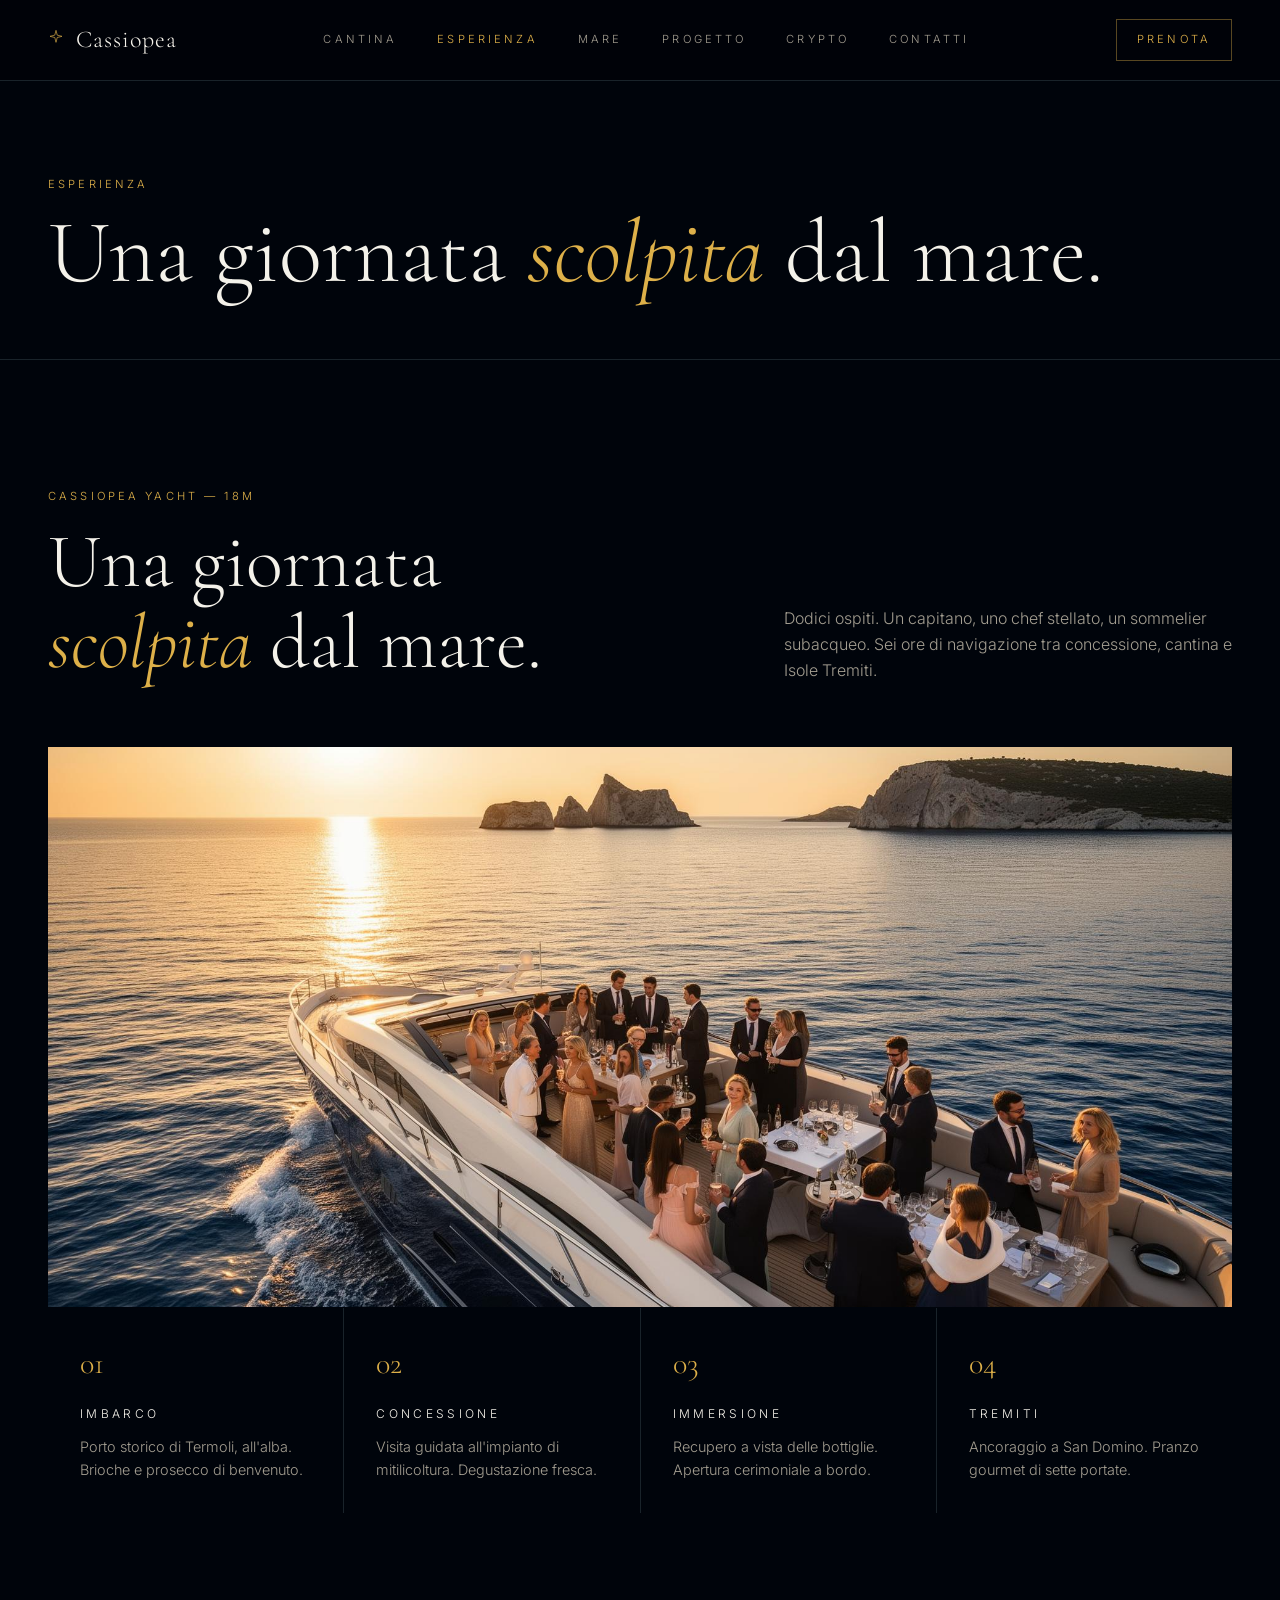
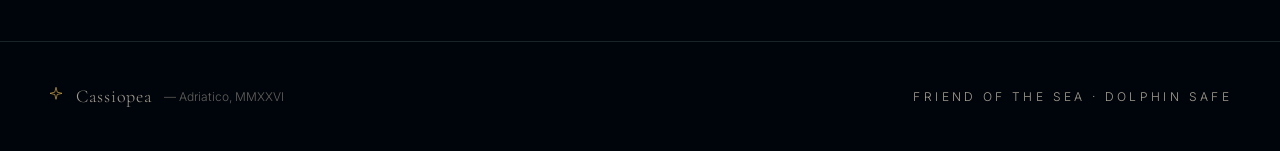
<file: esperienza.html>
<!doctype html>
<html lang="it">
<head>
<meta charset="utf-8" />
<meta name="viewport" content="width=device-width,initial-scale=1" />
<title>Esperienza Yacht — Cassiopea</title>
<meta name="description" content="Una giornata scolpita dal mare: navigazione luxury tra Termoli, la cantina sommersa e le Isole Tremiti." />
<meta property="og:title" content="Esperienza Yacht — Cassiopea" />
<meta property="og:description" content="Una giornata scolpita dal mare: navigazione luxury tra Termoli, la cantina sommersa e le Isole Tremiti." />
<link rel="preconnect" href="https://fonts.googleapis.com">
<link rel="preconnect" href="https://fonts.gstatic.com" crossorigin>
<link href="https://fonts.googleapis.com/css2?family=Cormorant+Garamond:ital,wght@0,300;0,400;1,300;1,400&family=Inter:wght@300;400;500&display=swap" rel="stylesheet">
<link rel="stylesheet" href="styles.css" />
</head>
<body>
<nav class="nav">
  <div class="container nav-inner">
    <a href="index.html" class="brand"><span class="text-gold"><svg viewBox="0 0 24 24" width="16" height="16" fill="none" stroke="currentColor" stroke-width="1"><path d="M12 2l1.8 7.2L21 11l-7.2 1.8L12 20l-1.8-7.2L3 11l7.2-1.8z"/></svg></span><span class="brand-name">Cassiopea</span></a>
    <div class="nav-links">
      <a href="cantina.html">Cantina</a>
      <a href="esperienza.html" style="color:var(--gold)">Esperienza</a>
      <a href="mare.html">Mare</a>
      <a href="progetto.html">Progetto</a>
      <a href="crypto.html">Crypto</a>
      <a href="contatti.html">Contatti</a>
    </div>
    <a href="contatti.html" class="cta">Prenota</a>
  </div>
</nav>
<section class="page-header">
  <div class="container">
    <div class="eyebrow">Esperienza</div>
    <h1 class="display" style="font-size:clamp(2.75rem,7vw,6rem)">Una giornata <em>scolpita</em> dal mare.</h1>
  </div>
</section>
<section id="esperienza">
  <div class="container">
    <div style="display:flex;flex-wrap:wrap;align-items:flex-end;justify-content:space-between;gap:1.5rem;margin-bottom:4rem">
      <div>
        <div class="eyebrow">Cassiopea Yacht — 18m</div>
        <h2 class="display" style="max-width:36rem">Una giornata <em>scolpita</em> dal mare.</h2>
      </div>
      <p style="max-width:28rem;color:var(--muted)">Dodici ospiti. Un capitano, uno chef stellato, un sommelier subacqueo. Sei ore di navigazione tra concessione, cantina e Isole Tremiti.</p>
    </div>
    <div class="relative">
      <img src="assets/yacht.jpg" alt="Yacht Cassiopea al tramonto" class="img-wide" />
    </div>
    <div class="steps">
      <div class="step"><div class="n">01</div><div class="t">Imbarco</div><p>Porto storico di Termoli, all'alba. Brioche e prosecco di benvenuto.</p></div><div class="step"><div class="n">02</div><div class="t">Concessione</div><p>Visita guidata all'impianto di mitilicoltura. Degustazione fresca.</p></div><div class="step"><div class="n">03</div><div class="t">Immersione</div><p>Recupero a vista delle bottiglie. Apertura cerimoniale a bordo.</p></div><div class="step"><div class="n">04</div><div class="t">Tremiti</div><p>Ancoraggio a San Domino. Pranzo gourmet di sette portate.</p></div>
    </div>
  </div>
</section>
<footer>
  <div class="container footer-inner">
    <div class="brand">
      <span class="text-gold"><svg viewBox="0 0 24 24" width="16" height="16" fill="none" stroke="currentColor" stroke-width="1"><path d="M12 2l1.8 7.2L21 11l-7.2 1.8L12 20l-1.8-7.2L3 11l7.2-1.8z"/></svg></span>
      <span class="brand-name" style="font-size:1.125rem">Cassiopea</span>
      <span style="opacity:.6">— Adriatico, MMXXVI</span>
    </div>
    <div class="tracking-luxury uppercase">Friend of the Sea · Dolphin Safe</div>
  </div>
</footer>
</body></html>
</file>
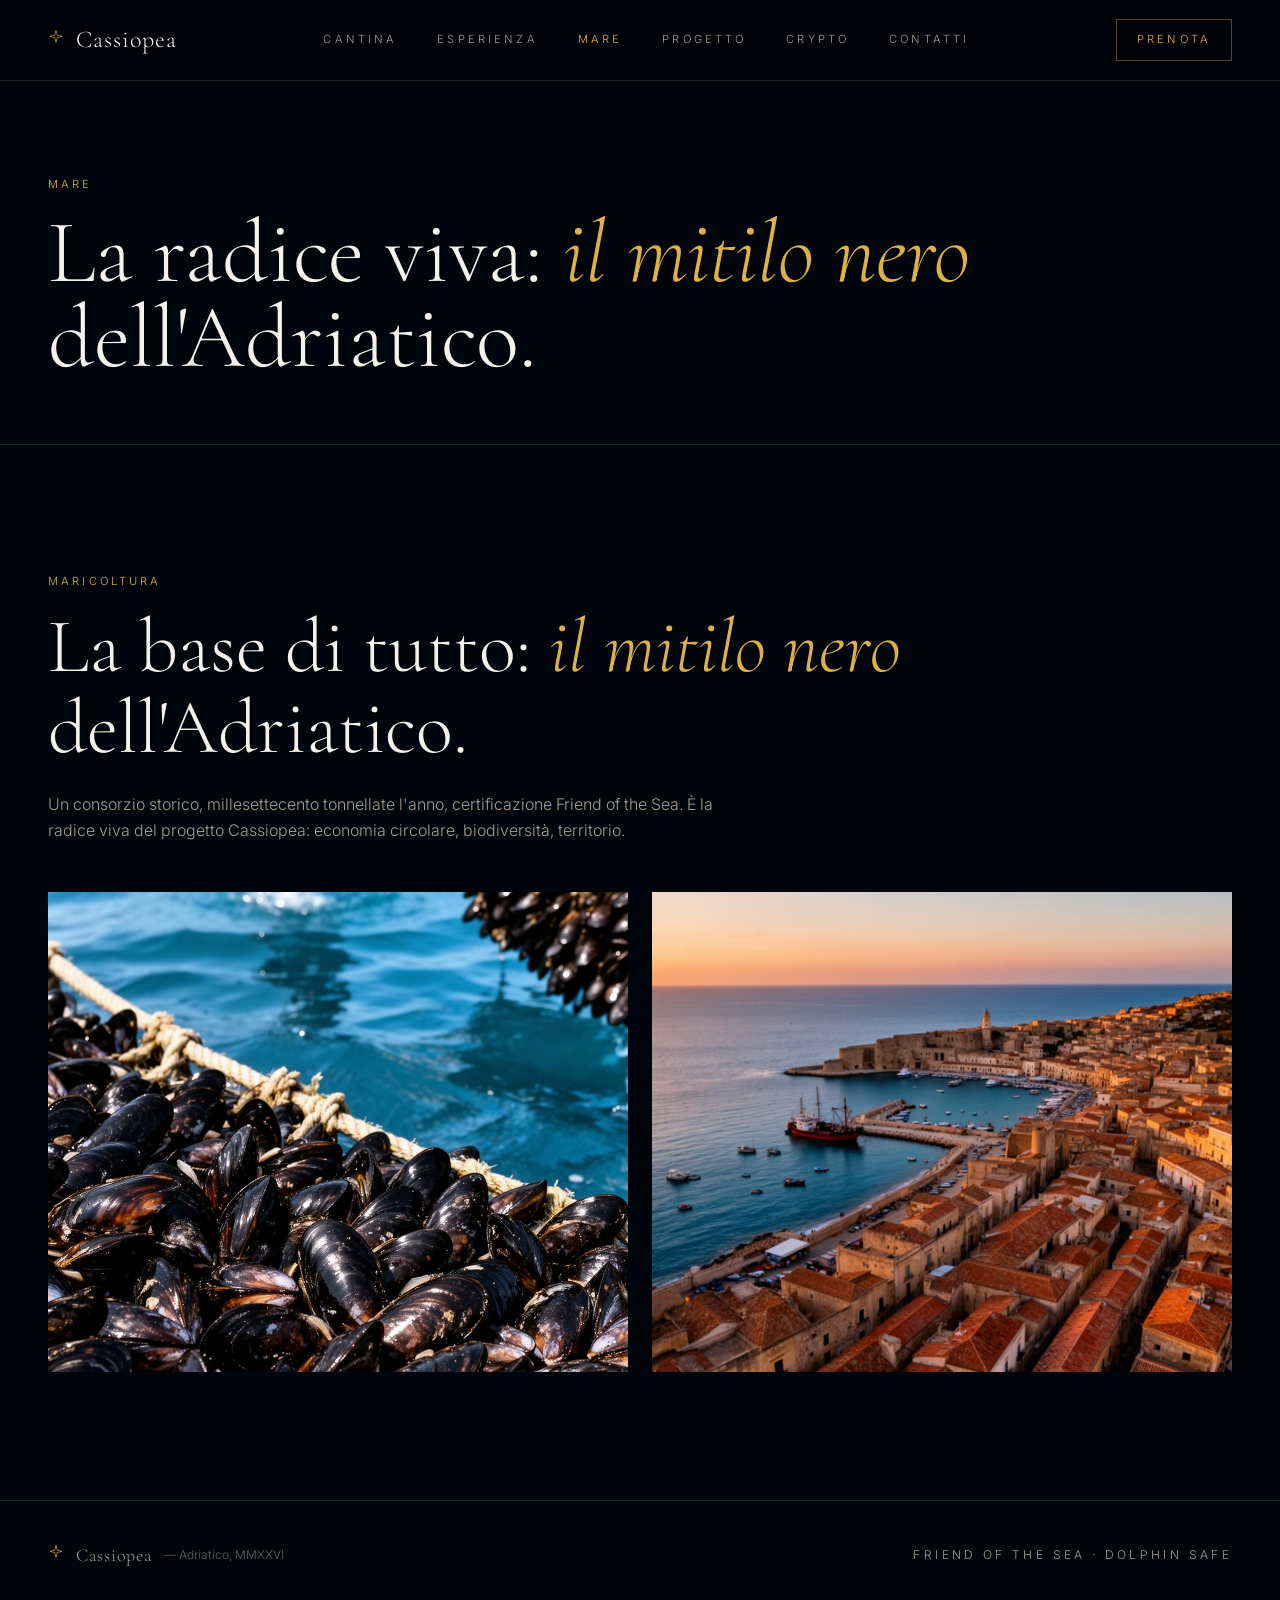
<file: mare.html>
<!doctype html>
<html lang="it">
<head>
<meta charset="utf-8" />
<meta name="viewport" content="width=device-width,initial-scale=1" />
<title>Maricoltura — Cassiopea</title>
<meta name="description" content="Il mitilo nero dell'Adriatico: consorzio storico, 1700 tonnellate l'anno, certificazione Friend of the Sea." />
<meta property="og:title" content="Maricoltura — Cassiopea" />
<meta property="og:description" content="Il mitilo nero dell'Adriatico: consorzio storico, 1700 tonnellate l'anno, certificazione Friend of the Sea." />
<link rel="preconnect" href="https://fonts.googleapis.com">
<link rel="preconnect" href="https://fonts.gstatic.com" crossorigin>
<link href="https://fonts.googleapis.com/css2?family=Cormorant+Garamond:ital,wght@0,300;0,400;1,300;1,400&family=Inter:wght@300;400;500&display=swap" rel="stylesheet">
<link rel="stylesheet" href="styles.css" />
</head>
<body>
<nav class="nav">
  <div class="container nav-inner">
    <a href="index.html" class="brand"><span class="text-gold"><svg viewBox="0 0 24 24" width="16" height="16" fill="none" stroke="currentColor" stroke-width="1"><path d="M12 2l1.8 7.2L21 11l-7.2 1.8L12 20l-1.8-7.2L3 11l7.2-1.8z"/></svg></span><span class="brand-name">Cassiopea</span></a>
    <div class="nav-links">
      <a href="cantina.html">Cantina</a>
      <a href="esperienza.html">Esperienza</a>
      <a href="mare.html" style="color:var(--gold)">Mare</a>
      <a href="progetto.html">Progetto</a>
      <a href="crypto.html">Crypto</a>
      <a href="contatti.html">Contatti</a>
    </div>
    <a href="contatti.html" class="cta">Prenota</a>
  </div>
</nav>
<section class="page-header">
  <div class="container">
    <div class="eyebrow">Mare</div>
    <h1 class="display" style="font-size:clamp(2.75rem,7vw,6rem)">La radice viva: <em>il mitilo nero</em> dell'Adriatico.</h1>
  </div>
</section>
<section id="mare">
  <div class="container">
    <div class="grid" style="grid-template-columns:1fr;gap:3rem">
      <div style="display:grid;grid-template-columns:1fr;gap:3rem">
        <div>
          <div class="eyebrow">Maricoltura</div>
          <h2 class="display">La base di tutto: <em>il mitilo nero</em> dell'Adriatico.</h2>
          <p style="margin-top:1.5rem;color:var(--muted);max-width:42rem">
            Un consorzio storico, millesettecento tonnellate l'anno, certificazione Friend of the Sea. È la radice viva del progetto Cassiopea: economia circolare, biodiversità, territorio.
          </p>
        </div>
        <div style="display:grid;grid-template-columns:1fr 1fr;gap:1.5rem">
          <img src="assets/mussels.jpg" alt="Mitili dell'Adriatico" class="img-half" />
          <img src="assets/termoli.jpg" alt="Termoli al tramonto" class="img-half" />
        </div>
      </div>
    </div>
  </div>
</section>
<footer>
  <div class="container footer-inner">
    <div class="brand">
      <span class="text-gold"><svg viewBox="0 0 24 24" width="16" height="16" fill="none" stroke="currentColor" stroke-width="1"><path d="M12 2l1.8 7.2L21 11l-7.2 1.8L12 20l-1.8-7.2L3 11l7.2-1.8z"/></svg></span>
      <span class="brand-name" style="font-size:1.125rem">Cassiopea</span>
      <span style="opacity:.6">— Adriatico, MMXXVI</span>
    </div>
    <div class="tracking-luxury uppercase">Friend of the Sea · Dolphin Safe</div>
  </div>
</footer>
</body></html>
</file>
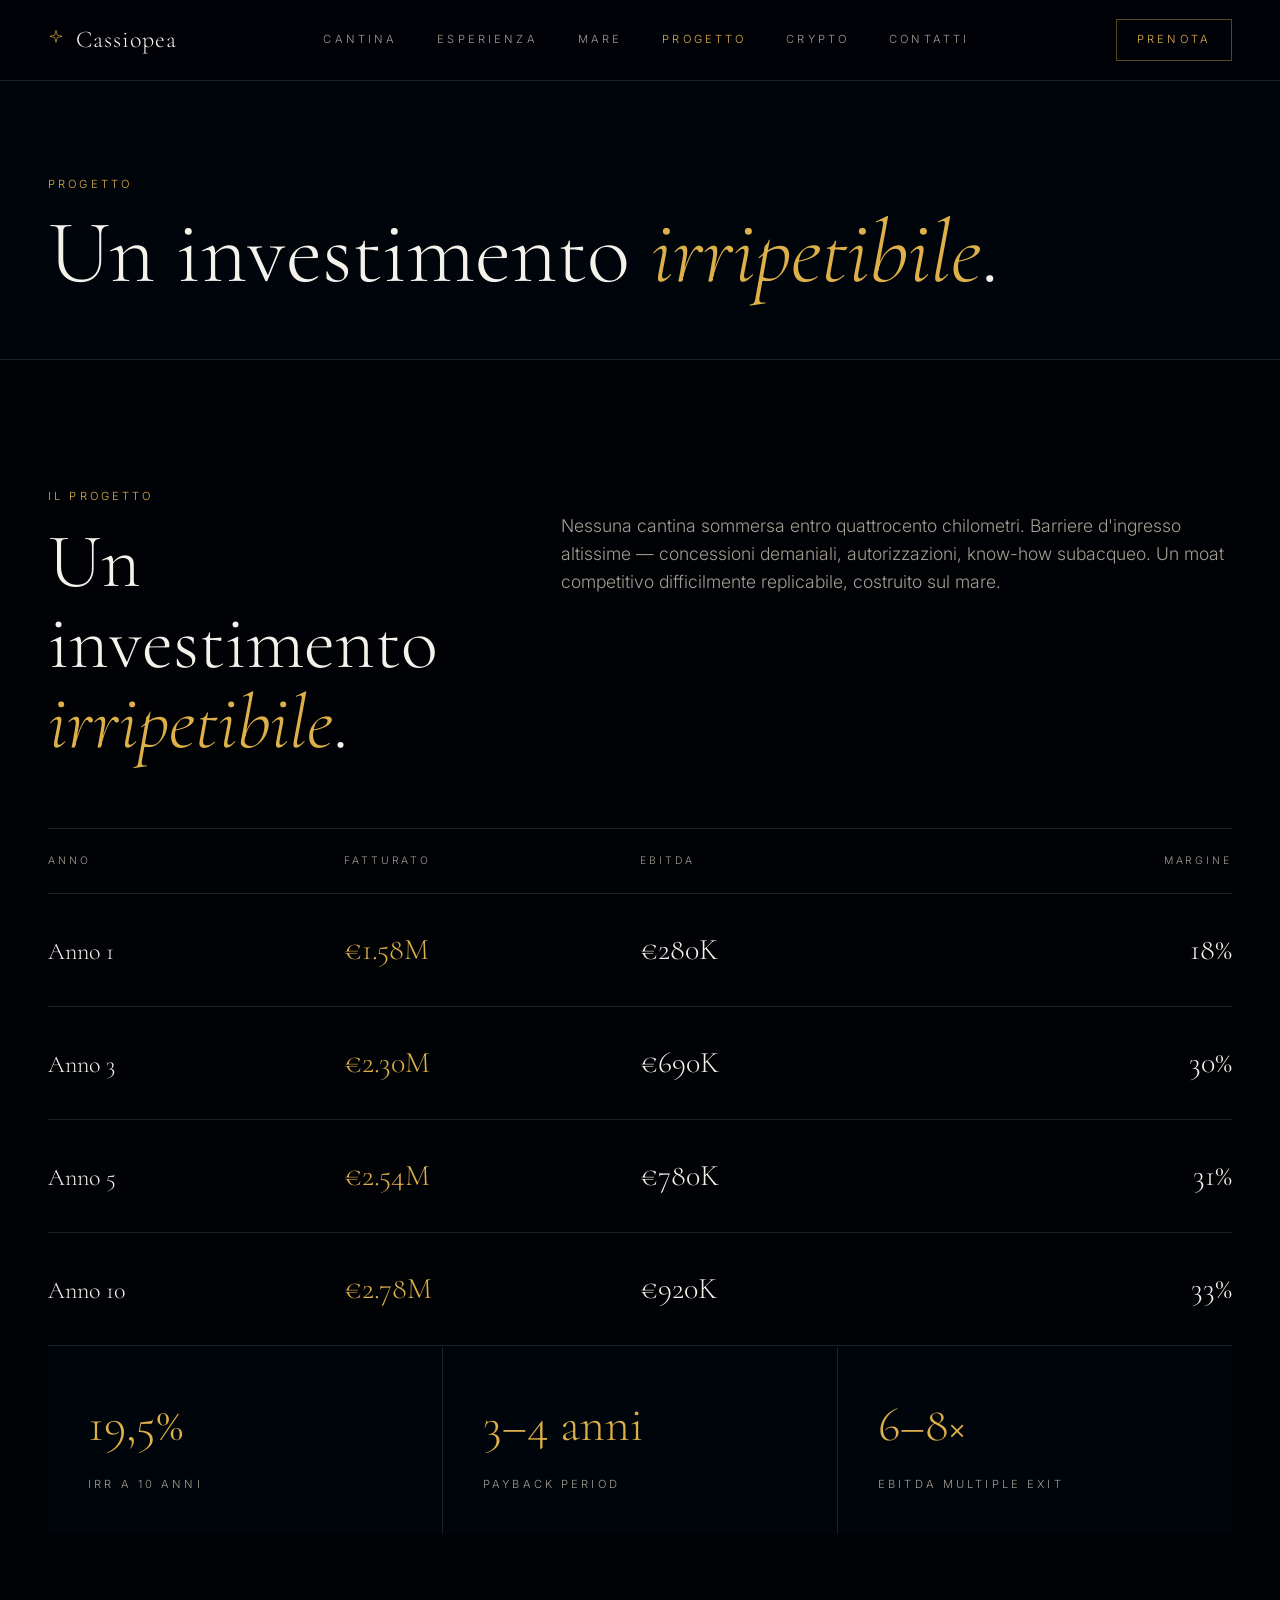
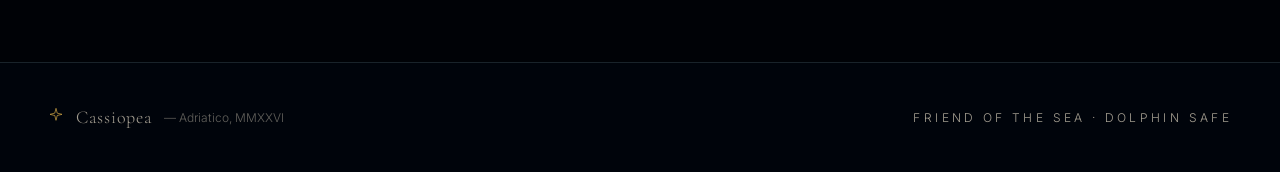
<file: progetto.html>
<!doctype html>
<html lang="it">
<head>
<meta charset="utf-8" />
<meta name="viewport" content="width=device-width,initial-scale=1" />
<title>Il Progetto — Cassiopea</title>
<meta name="description" content="Investimento irripetibile: IRR 19,5%, payback 3-4 anni, EBITDA multiple 6-8x." />
<meta property="og:title" content="Il Progetto — Cassiopea" />
<meta property="og:description" content="Investimento irripetibile: IRR 19,5%, payback 3-4 anni, EBITDA multiple 6-8x." />
<link rel="preconnect" href="https://fonts.googleapis.com">
<link rel="preconnect" href="https://fonts.gstatic.com" crossorigin>
<link href="https://fonts.googleapis.com/css2?family=Cormorant+Garamond:ital,wght@0,300;0,400;1,300;1,400&family=Inter:wght@300;400;500&display=swap" rel="stylesheet">
<link rel="stylesheet" href="styles.css" />
</head>
<body>
<nav class="nav">
  <div class="container nav-inner">
    <a href="index.html" class="brand"><span class="text-gold"><svg viewBox="0 0 24 24" width="16" height="16" fill="none" stroke="currentColor" stroke-width="1"><path d="M12 2l1.8 7.2L21 11l-7.2 1.8L12 20l-1.8-7.2L3 11l7.2-1.8z"/></svg></span><span class="brand-name">Cassiopea</span></a>
    <div class="nav-links">
      <a href="cantina.html">Cantina</a>
      <a href="esperienza.html">Esperienza</a>
      <a href="mare.html">Mare</a>
      <a href="progetto.html" style="color:var(--gold)">Progetto</a>
      <a href="crypto.html">Crypto</a>
      <a href="contatti.html">Contatti</a>
    </div>
    <a href="contatti.html" class="cta">Prenota</a>
  </div>
</nav>
<section class="page-header">
  <div class="container">
    <div class="eyebrow">Progetto</div>
    <h1 class="display" style="font-size:clamp(2.75rem,7vw,6rem)">Un investimento <em>irripetibile</em>.</h1>
  </div>
</section>
<section class="bg-deep" id="progetto">
  <div class="container">
    <div class="grid grid-12" style="margin-bottom:4rem">
      <div class="col-5">
        <div class="eyebrow">Il Progetto</div>
        <h2 class="display">Un investimento <em>irripetibile</em>.</h2>
      </div>
      <p class="col-7" style="color:var(--muted);font-size:1.1rem;padding-top:1.5rem">
        Nessuna cantina sommersa entro quattrocento chilometri. Barriere d'ingresso altissime — concessioni demaniali, autorizzazioni, know-how subacqueo. Un moat competitivo difficilmente replicabile, costruito sul mare.
      </p>
    </div>
    <div class="border-t">
      <div class="table-row head"><div>Anno</div><div>Fatturato</div><div>EBITDA</div><div style="text-align:right">Margine</div></div>
      <div class="table-row"><div class="y">Anno 1</div><div class="v gold">€1.58M</div><div class="v">€280K</div><div class="v right">18%</div></div><div class="table-row"><div class="y">Anno 3</div><div class="v gold">€2.30M</div><div class="v">€690K</div><div class="v right">30%</div></div><div class="table-row"><div class="y">Anno 5</div><div class="v gold">€2.54M</div><div class="v">€780K</div><div class="v right">31%</div></div><div class="table-row"><div class="y">Anno 10</div><div class="v gold">€2.78M</div><div class="v">€920K</div><div class="v right">33%</div></div>
    </div>
    <div class="kpi-grid">
      <div class="kpi"><div class="k">19,5%</div><div class="v">IRR a 10 anni</div></div><div class="kpi"><div class="k">3–4 anni</div><div class="v">Payback period</div></div><div class="kpi"><div class="k">6–8×</div><div class="v">EBITDA multiple exit</div></div>
    </div>
  </div>
</section>
<footer>
  <div class="container footer-inner">
    <div class="brand">
      <span class="text-gold"><svg viewBox="0 0 24 24" width="16" height="16" fill="none" stroke="currentColor" stroke-width="1"><path d="M12 2l1.8 7.2L21 11l-7.2 1.8L12 20l-1.8-7.2L3 11l7.2-1.8z"/></svg></span>
      <span class="brand-name" style="font-size:1.125rem">Cassiopea</span>
      <span style="opacity:.6">— Adriatico, MMXXVI</span>
    </div>
    <div class="tracking-luxury uppercase">Friend of the Sea · Dolphin Safe</div>
  </div>
</footer>
</body></html>
</file>
<file: styles.css>
/* Cassiopea — design system */
:root{
  --bg: oklch(0.10 0.03 240);
  --deep: oklch(0.08 0.025 240);
  --card: oklch(0.14 0.03 240);
  --fg: oklch(0.96 0.01 90);
  --muted: oklch(0.70 0.02 90);
  --border: oklch(0.25 0.02 240);
  --gold: oklch(0.78 0.13 85);
  --gold-muted: oklch(0.68 0.11 85);
}
*{box-sizing:border-box;margin:0;padding:0}
html{scroll-behavior:smooth}
body{
  background:var(--bg);color:var(--fg);
  font-family:'Inter',system-ui,sans-serif;
  font-weight:300;line-height:1.6;-webkit-font-smoothing:antialiased;
}
img{display:block;max-width:100%;height:auto}
a{color:inherit;text-decoration:none;transition:.3s}
.font-display{font-family:'Cormorant Garamond',serif;font-weight:300;letter-spacing:-0.01em}
em{font-style:italic;color:var(--gold);font-weight:300}
.tracking-luxury{letter-spacing:.28em}
.uppercase{text-transform:uppercase}
.text-gold{color:var(--gold)}
.text-muted{color:var(--muted)}
.bg-deep{background:var(--deep)}
.bg-card{background:var(--card)}
.bg-gold{background:var(--gold);color:#1a1410}
.border-b{border-bottom:1px solid var(--border)}
.border-t{border-top:1px solid var(--border)}
.hairline{height:1px;background:var(--gold);opacity:.6}
.gradient-deep{background:linear-gradient(180deg,var(--bg),var(--deep))}
.container{max-width:1280px;margin:0 auto;padding:0 1.5rem}
@media(min-width:1024px){.container{padding:0 3rem}}

/* Nav */
.nav{position:fixed;top:0;left:0;right:0;z-index:50;backdrop-filter:blur(12px);background:color-mix(in oklab,var(--deep) 60%,transparent);border-bottom:1px solid var(--border)}
.nav-inner{display:flex;align-items:center;justify-content:space-between;height:80px}
.brand{display:flex;align-items:center;gap:.75rem}
.brand-name{font-family:'Cormorant Garamond',serif;font-size:1.5rem;letter-spacing:.04em}
.nav-links{display:none;gap:2.5rem;font-size:.7rem;letter-spacing:.28em;text-transform:uppercase;color:var(--muted)}
.nav-links a:hover{color:var(--gold)}
.cta{display:none;font-size:.7rem;letter-spacing:.28em;text-transform:uppercase;border:1px solid color-mix(in oklab,var(--gold) 40%,transparent);color:var(--gold);padding:.7rem 1.25rem}
.cta:hover{background:var(--gold);color:#1a1410}
@media(min-width:768px){.nav-links,.cta{display:inline-flex;align-items:center}}

/* Buttons */
.btn{display:inline-flex;align-items:center;gap:.75rem;padding:1rem 2rem;font-size:.7rem;letter-spacing:.28em;text-transform:uppercase;cursor:pointer;border:none}
.btn-gold{background:var(--gold);color:#1a1410}
.btn-gold:hover{background:var(--gold-muted)}
.btn-outline{background:transparent;border:1px solid var(--border);color:var(--fg)}
.btn-outline:hover{border-color:var(--gold);color:var(--gold)}

/* Sections */
section{padding:8rem 0}
@media(max-width:768px){section{padding:5rem 0}}
.eyebrow{font-size:.7rem;letter-spacing:.28em;text-transform:uppercase;color:var(--gold);margin-bottom:1rem}
h1.display{font-family:'Cormorant Garamond',serif;font-size:clamp(3rem,9vw,8rem);line-height:.95;font-weight:300}
h2.display{font-family:'Cormorant Garamond',serif;font-size:clamp(2.5rem,6vw,5rem);line-height:1.05;font-weight:300}
h3.display{font-family:'Cormorant Garamond',serif;font-size:2rem;font-weight:300}

/* Hero */
.hero{position:relative;min-height:100vh;display:flex;align-items:flex-end;overflow:hidden}
.hero img{position:absolute;inset:0;width:100%;height:100%;object-fit:cover}
.hero-overlay{position:absolute;inset:0;background:linear-gradient(180deg,color-mix(in oklab,var(--deep) 70%,transparent),color-mix(in oklab,var(--deep) 30%,transparent),var(--deep))}
.hero-content{position:relative;padding:10rem 0 6rem;max-width:48rem}
.hero-content p{margin-top:2.5rem;max-width:32rem;color:var(--muted);font-size:1.1rem}
.hero-meta{display:flex;align-items:center;gap:.75rem;color:var(--gold);font-size:.7rem;letter-spacing:.28em;text-transform:uppercase;margin-bottom:2rem}
.hero-meta span.bar{width:2.5rem;height:1px;background:color-mix(in oklab,var(--gold) 60%,transparent)}
.hero-actions{margin-top:3rem;display:flex;flex-wrap:wrap;gap:1rem}

/* Page header (for sub-pages) */
.page-header{padding:11rem 0 4rem;border-bottom:1px solid var(--border)}

/* Grid utilities */
.grid{display:grid;gap:3rem}
.grid-2{grid-template-columns:1fr}
.grid-3{grid-template-columns:1fr}
.grid-4{grid-template-columns:1fr}
.grid-12{grid-template-columns:repeat(12,1fr)}
@media(min-width:768px){
  .grid-3{grid-template-columns:repeat(3,1fr)}
  .grid-4{grid-template-columns:repeat(4,1fr)}
}
@media(min-width:1024px){
  .grid-2{grid-template-columns:1fr 1fr}
}
.col-4{grid-column:span 4}
.col-5{grid-column:span 5}
.col-7{grid-column:span 7}
.col-8{grid-column:span 8}
@media(max-width:768px){.col-4,.col-5,.col-7,.col-8{grid-column:span 12}}

/* Cards / steps */
.steps{display:grid;grid-template-columns:1fr;gap:1px;background:var(--border);margin-top:1px}
@media(min-width:768px){.steps{grid-template-columns:repeat(4,1fr)}}
.step{background:var(--bg);padding:2rem}
.step .n{color:var(--gold);font-family:'Cormorant Garamond',serif;font-size:1.875rem}
.step .t{margin-top:1rem;font-size:.75rem;letter-spacing:.28em;text-transform:uppercase}
.step p{margin-top:.75rem;color:var(--muted);font-size:.9rem}

/* Stats grid */
.stat-grid{display:grid;grid-template-columns:1fr 1fr;gap:2rem;margin-top:3rem}
.stat{border-top:1px solid var(--border);padding-top:1rem}
.stat .k{font-family:'Cormorant Garamond',serif;font-size:2.25rem;color:var(--gold)}
.stat .v{font-size:.7rem;letter-spacing:.28em;text-transform:uppercase;color:var(--muted);margin-top:.5rem}

/* Numbers table */
.table-row{display:grid;grid-template-columns:repeat(4,1fr);padding:2rem 0;border-bottom:1px solid var(--border);align-items:baseline}
.table-row.head{padding:1.5rem 0;font-size:.65rem;letter-spacing:.28em;text-transform:uppercase;color:var(--muted)}
.table-row .y{font-family:'Cormorant Garamond',serif;font-size:1.5rem}
.table-row .v{font-family:'Cormorant Garamond',serif;font-size:1.875rem}
.table-row .v.gold{color:var(--gold)}
.table-row .v.right{text-align:right}

.kpi-grid{display:grid;grid-template-columns:1fr;gap:1px;background:var(--border);margin-top:1px}
@media(min-width:768px){.kpi-grid{grid-template-columns:repeat(3,1fr)}}
.kpi{background:var(--bg);padding:2.5rem}
.kpi .k{font-family:'Cormorant Garamond',serif;font-size:3rem;color:var(--gold)}
.kpi .v{font-size:.7rem;letter-spacing:.28em;text-transform:uppercase;color:var(--muted);margin-top:.75rem}

/* Contact */
.contact-form{margin-top:3rem;display:flex;flex-direction:column;gap:.75rem;max-width:32rem;margin-left:auto;margin-right:auto}
.contact-form input{flex:1;background:var(--card);border:1px solid var(--border);padding:1rem 1.25rem;color:var(--fg);font-family:inherit}
.contact-form input:focus{outline:none;border-color:var(--gold)}
@media(min-width:640px){.contact-form{flex-direction:row}}
.contact-info{margin-top:4rem;display:grid;grid-template-columns:1fr;gap:2rem;font-size:.9rem;color:var(--muted)}
@media(min-width:640px){.contact-info{grid-template-columns:repeat(3,1fr)}}
.contact-info .label{font-size:.65rem;letter-spacing:.28em;text-transform:uppercase;color:var(--gold);margin-bottom:.5rem}

/* Footer */
footer{border-top:1px solid var(--border);padding:2.5rem 0}
.footer-inner{display:flex;flex-wrap:wrap;align-items:center;justify-content:space-between;gap:1rem;font-size:.75rem;color:var(--muted)}

/* Image utilities */
.img-tall{width:100%;height:720px;object-fit:cover}
.img-wide{width:100%;height:560px;object-fit:cover}
.img-half{width:100%;height:480px;object-fit:cover}
@media(max-width:768px){.img-tall,.img-wide,.img-half{height:360px}}
.relative{position:relative}
.badge-gold{position:absolute;bottom:-1.5rem;right:-1.5rem;background:var(--gold);color:#1a1410;padding:1.5rem 2rem;display:none}
@media(min-width:768px){.badge-gold{display:block}}
.badge-gold .k{font-family:'Cormorant Garamond',serif;font-size:3rem;line-height:1}
.badge-gold .v{font-size:.65rem;letter-spacing:.28em;text-transform:uppercase;margin-top:.25rem}

.text-center{text-align:center}
.mt-8{margin-top:2rem}.mt-12{margin-top:3rem}
.center-icon{display:inline-flex;justify-content:center;color:var(--gold);margin-bottom:1.5rem}

.fade-up{opacity:0;transform:translateY(20px);animation:fadeUp 1s ease-out forwards}
@keyframes fadeUp{to{opacity:1;transform:none}}
</file>
